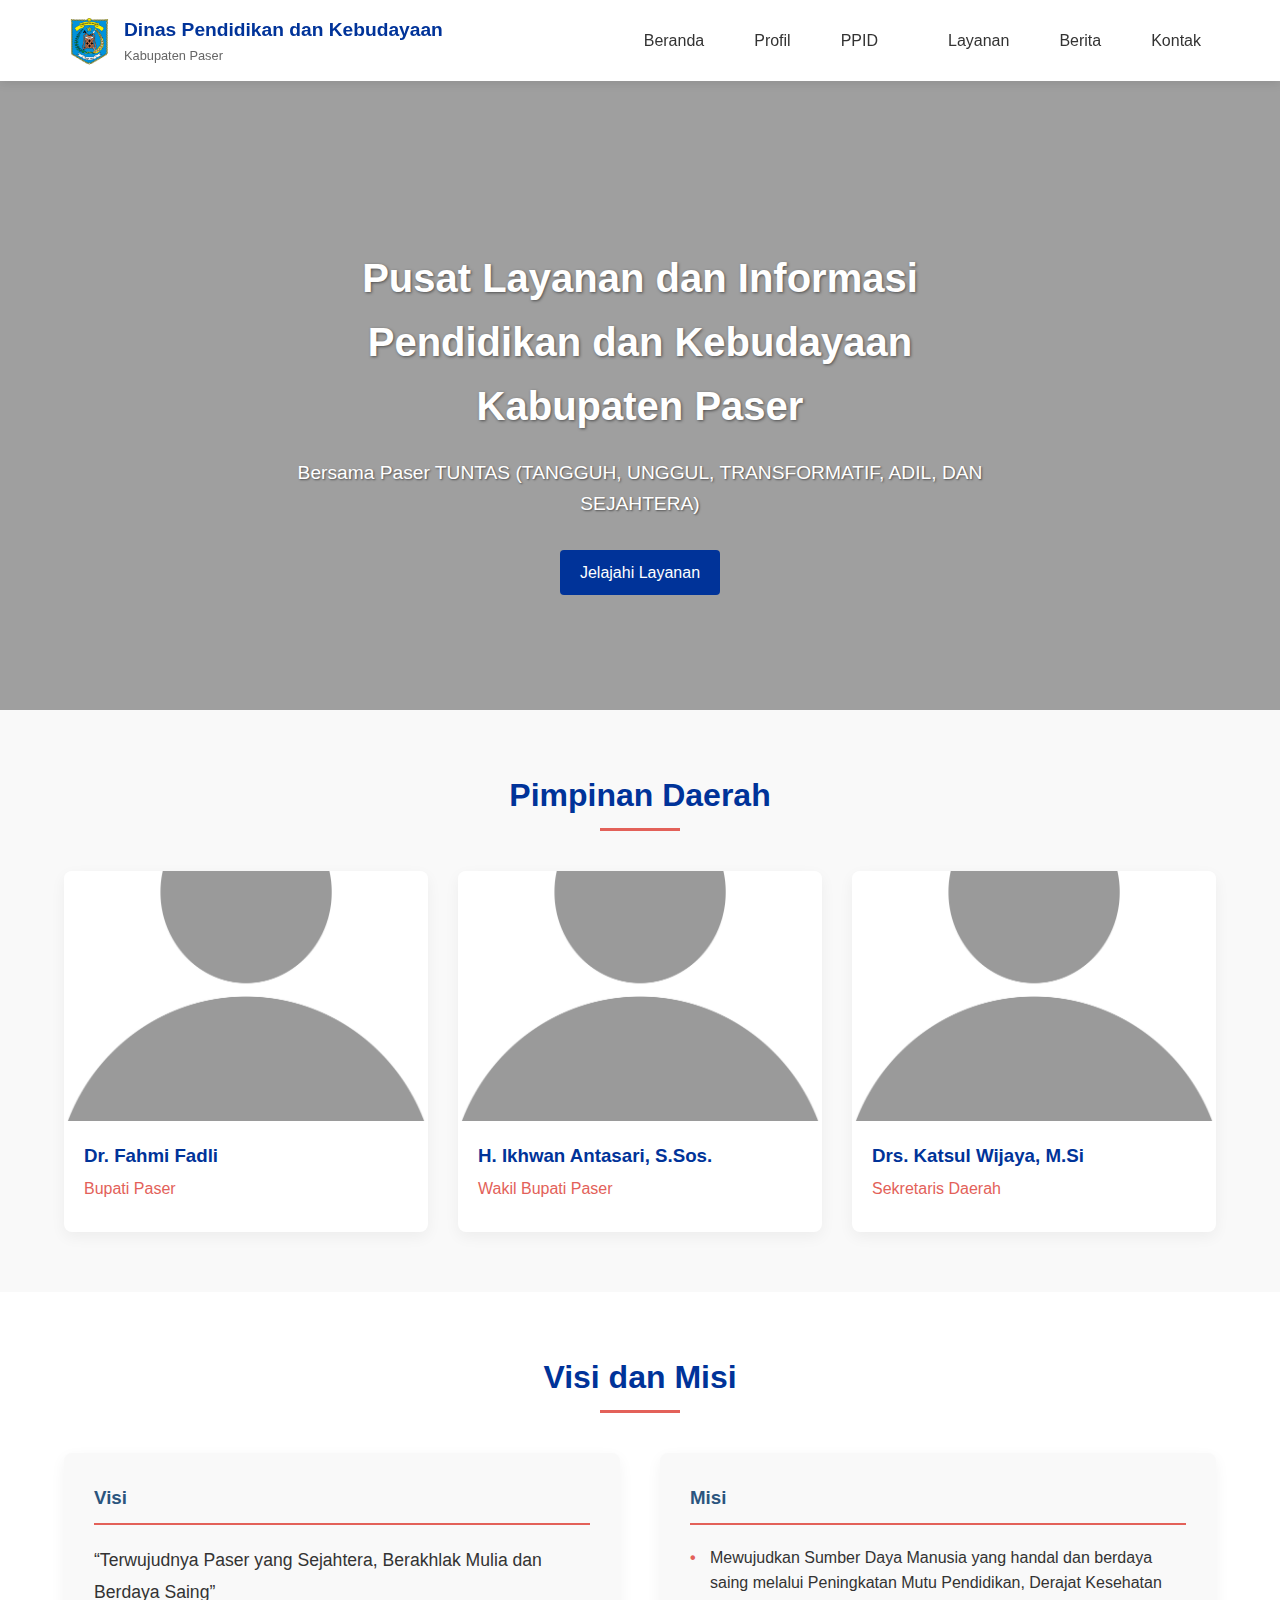
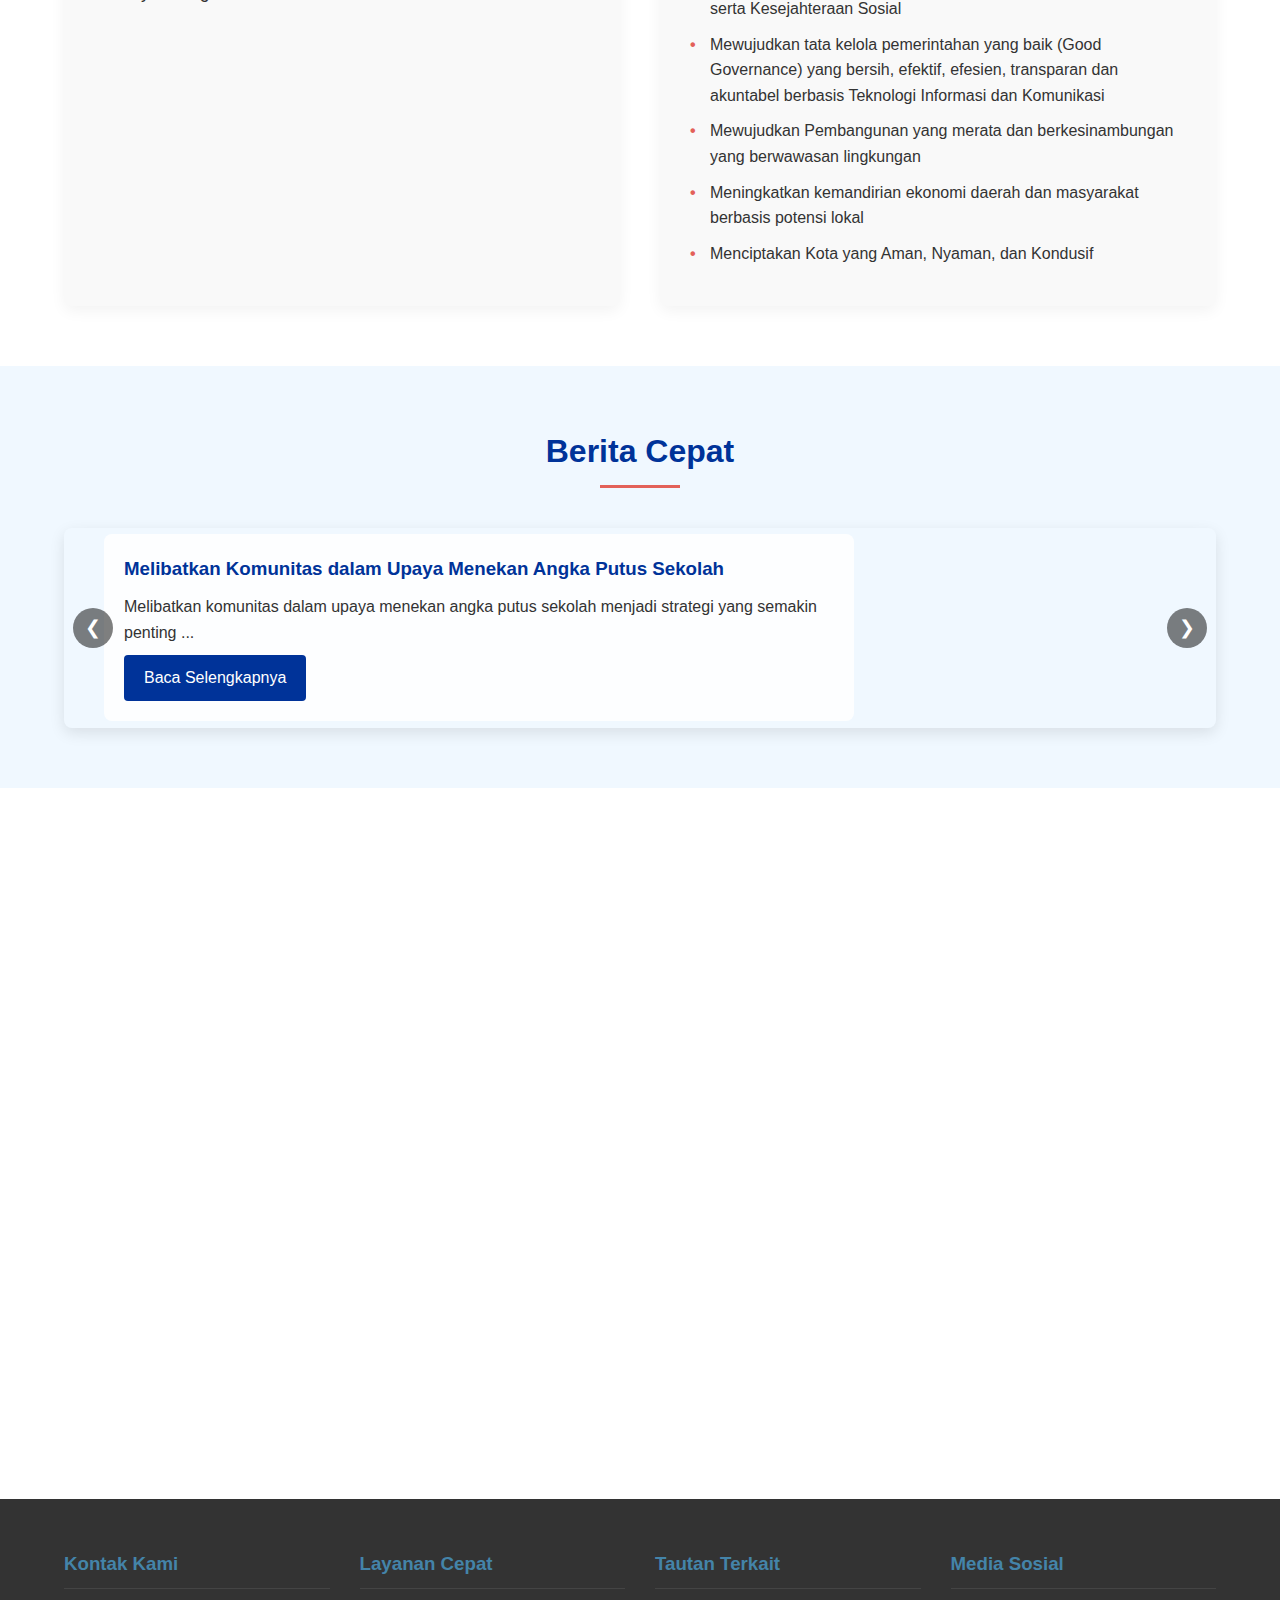
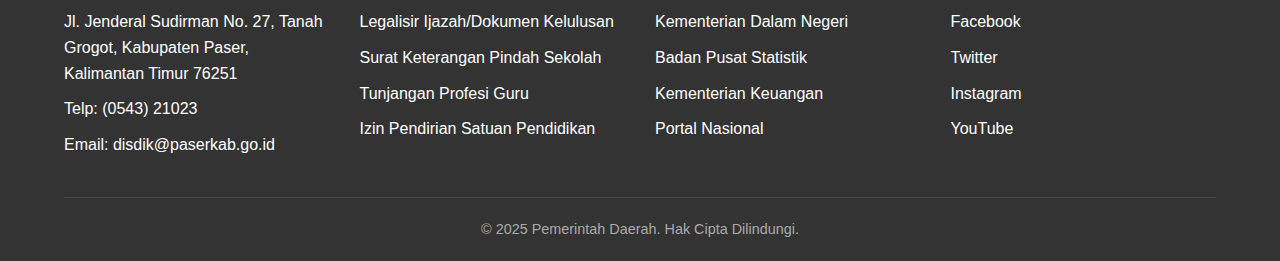
<file: index.html>
<!DOCTYPE html>
<html lang="id">
<head>
    <meta charset="UTF-8">
    <meta name="viewport" content="width=device-width, initial-scale=1.0">
    <link rel="stylesheet" href="css/styles.css" />
    <title>Prototype Website</title>
</head>
<body>
    <!-- Header & Navigation -->
    <header id="main-header">
        <div class="container">
            <div class="header-top">
                <div class="logo">
                    <img src="assets/logo-kabupaten.png" alt="Logo Pemerintahan">
                    <div class="logo-text">
                        <h1>Dinas Pendidikan dan Kebudayaan</h1>
                        <p>Kabupaten Paser</p>
                    </div>
                </div>
                <button class="mobile-menu-btn" onclick="toggleMobileMenu()">☰</button>
                <nav id="main-nav">
                    <ul>
                        <li><a href="#" onclick="closeMobileMenu()">Beranda</a></li>
                        <li><a href="profil.html" onclick="closeMobileMenu()">Profil</a></li>
                        <li><a href="#" onclick="closeMobileMenu()">PPID</a></li>
                        <li class="dropdown">
                           <li><a href="#layanan-section" onclick="closeMobileMenu(); scrollToLayanan();">Layanan</a></li>
                            <div class="dropdown-menu">
                                <div class="dropdown-section">
                                    <h4>Layanan Kesiswaan</h4>
                                    <a href="#">Legalisir Ijazah/Dokumen Kelulusan</a>
                                    <a href="#">Penerbitan Surat Keterangan Pindah Sekolah (mutasi)</a>
                                </div>
                                <div class="dropdown-section">
                                    <h4>Layanan Pendidikan & Tenaga Kependidikan</h4>
                                    <a href="#">Pengusulan Tunjangan Profesi Guru (TPG)</a>
                                    <a href="#">Pengurusan Izin Belajar dan Tugas Belajar bagi ASN</a>
                                </div>
                                <div class="dropdown-section">
                                    <h4>Layanan Perizinan</h4>
                                    <a href="#">Izin Pendirian Satuan Pendidikan (PAUD/SD/SMP/LKP)</a>
                                </div>
                            </div>
                        </li>
                        <li><a href="berita.php" onclick="closeMobileMenu()">Berita</a></li>
                        <li><a href="#kontak" onclick="closeMobileMenu()">Kontak</a></li>
                    </ul>
                </nav>
            </div>
        </div>
    </header>

    <!-- Hero Section -->
    <section class="hero">
        <div class="hero-bg"></div>
        <div class="hero-content">
            <br>
            <br>
            <h2>Pusat Layanan dan Informasi Pendidikan dan Kebudayaan Kabupaten Paser</h2>
            <p>Bersama Paser TUNTAS (TANGGUH, UNGGUL, TRANSFORMATIF, ADIL, DAN SEJAHTERA)</p>
            <a href="#layanan" class="btn">Jelajahi Layanan</a>
        </div>
    </section>

            <!-- Pimpinan Daerah Section -->
    <section class="pimpinan">
        <div class="container">
            <div class="section-title">
                <h2>Pimpinan Daerah</h2>
            </div>
            <div class="pimpinan-grid">
                <div class="pimpinan-card">
                    <div class="pimpinan-img portrait">
                        <img src="assets/Bupati_Paser_Fahmi_Fadli.jpg" alt="Dr. Fahmi Fadli - Bupati Paser">
                    </div>
                    <div class="pimpinan-info">
                        <h3>Dr. Fahmi Fadli</h3>
                        <p>Bupati Paser</p>
                    </div>
                </div>
                <div class="pimpinan-card">
                    <div class="pimpinan-img portrait">
                        <img src="assets/Wakil_Bupati_Paser_Ikhwan_Antasari.jpg" alt="H. Ikhwan Antasari, S.Sos. - Wakil Bupati Paser">
                    </div>
                    <div class="pimpinan-info">
                        <h3>H. Ikhwan Antasari, S.Sos.</h3>
                        <p>Wakil Bupati Paser</p>
                    </div>
                </div>
                <div class="pimpinan-card">
                    <div class="pimpinan-img portrait">
                        <img src="assets/sekda-paser-2024.jpg" alt="Drs. Katsul Wijaya, M.Si - Sekretaris Daerah">
                    </div>
                    <div class="pimpinan-info">
                        <h3>Drs. Katsul Wijaya, M.Si</h3>
                        <p>Sekretaris Daerah</p>
                    </div>
                </div>
            </div>
        </div>
    </section>

    <!-- Visi Misi Section -->
    <section class="visi-misi">
        <div class="container">
            <div class="section-title">
                <h2>Visi dan Misi</h2>
            </div>
            <div class="visi-misi-content">
                <div class="visi">
                    <h3>Visi</h3>
                    <p>“Terwujudnya Paser yang Sejahtera, Berakhlak Mulia dan Berdaya Saing”</p>
                </div>
                <div class="misi">
                    <h3>Misi</h3>
                    <ul>
                        <li>Mewujudkan Sumber Daya Manusia yang handal dan berdaya saing melalui Peningkatan Mutu Pendidikan, Derajat Kesehatan serta Kesejahteraan Sosial</li>
                        <li>Mewujudkan tata kelola pemerintahan yang baik (Good Governance) yang bersih, efektif, efesien, transparan dan akuntabel berbasis Teknologi Informasi dan Komunikasi</li>
                        <li>Mewujudkan Pembangunan yang merata dan berkesinambungan yang berwawasan lingkungan</li>
                        <li>Meningkatkan kemandirian ekonomi daerah dan masyarakat berbasis potensi lokal</li>
                        <li>Menciptakan Kota yang Aman, Nyaman, dan Kondusif</li>
                    </ul>
                </div>
            </div>
        </div>
    </section>

    <!-- Berita Cepat Section -->
    <section class="berita-cepat">
        <div class="container">
            <div class="section-title">
                <h2>Berita Cepat</h2>
            </div>
            
            <div class="berita-banner">
                <button class="nav-btn prev-btn" onclick="prevSlide()">❮</button>
                <!-- Tambahkan tombol navigasi -->
                <div class="banner-slide active" style="background-image: url('https://png.pngtree.com/background/20210710/original/pngtree-blue-geometric-business-minimalistic-business-card-background-picture-image_1010390.jpg');">
                    <div class="banner-content">
                        <h3>Melibatkan Komunitas dalam Upaya Menekan Angka Putus Sekolah</h3>
                        <p>Melibatkan komunitas dalam upaya menekan angka putus sekolah menjadi strategi yang semakin penting ...</p>
                        <a href="#" class="btn">Baca Selengkapnya</a>
                    </div>
                </div>
                <div class="banner-slide" style="background-image: url('https://png.pngtree.com/background/20250518/original/pngtree-colorful-gradient-background-with-geometric-pattern-blue-to-orange-and-pink-picture-image_16555805.jpg');">
                    <div class="banner-content">
                        <h3>Strategi Disdik Paser dalam Mendorong Siswa untuk Terus Bersekolah</h3>
                        <p>Pendidikan merupakan salah satu pilar utama dalam pembangunan sumber daya manusia. Di Paser, Kalimantan Timur, Dinas ...</p>
                        <a href="#" class="btn">Baca Selengkapnya</a>
                    </div>
                </div>
                <div class="banner-slide" style="background-image: url('https://png.pngtree.com/background/20250415/original/pngtree-minimalist-white-and-gray-abstract-geometric-background-picture-image_16435762.jpg');">
                    <div class="banner-content">
                        <h3>Peran Orang Tua dalam Menekan Angka Putus Sekolah di Kabupaten Paser</h3>
                        <p>Data menunjukkan bahwa jumlah siswa yang tidak menyelesaikan pendidikan dasar dan menengah masih cukup signifikan ...</p>
                        <a href="#" class="btn">Baca Selengkapnya</a>
                    </div>
                </div>
                <button class="nav-btn next-btn" onclick="nextSlide()">❯</button>
            </div>
        </div>
    </section>

    <!-- Layanan Section -->
    <section class="layanan" id="layanan">
        <div class="container">
            <div class="section-title">
                <div class="section-title fade-in">
                    <h2>Layanan Kami</h2>
                    <p>Berbagai layanan yang disediakan oleh Dinas Pendidikan dan Kebudayaan Kabupaten Paser</p>
            </div>
            </div>
            <div class="layanan-grid">
                <div class="layanan-card fade-in" onclick="openLayananPopup('legalisir-ijazah')">
                    <h3>Legalisir Ijazah/Dokumen Kelulusan</h3>
                    <p>Layanan legalisir ijazah dan dokumen kelulusan untuk berbagai keperluan administrasi.</p>
                    <button class="layanan-btn">Lihat Detail</button>
                </div>
                
                <div class="layanan-card fade-in" onclick="openLayananPopup('surat-mutasi')">
                    <h3>Surat Keterangan Pindah Sekolah</h3>
                    <p>Layanan penerbitan surat mutasi untuk siswa yang akan berpindah sekolah.</p>
                    <button class="layanan-btn">Lihat Detail</button>
                </div>
                
                <div class="layanan-card fade-in" onclick="openLayananPopup('tunjangan-guru')">
                    <h3>Tunjangan Profesi Guru</h3>
                    <p>Layanan pengusulan tunjangan profesi guru bagi guru yang memenuhi syarat.</p>
                    <button class="layanan-btn">Lihat Detail</button>
                </div>
                
                <div class="layanan-card fade-in" onclick="openLayananPopup('izin-pendirian')">
                    <h3>Izin Pendirian Satuan Pendidikan</h3>
                    <p>Layanan perizinan pendirian PAUD, SD, SMP, dan Lembaga Kursus.</p>
                    <button class="layanan-btn">Lihat Detail</button>
                </div>
        </div>
    </section>

    <!-- Footer -->
    <footer>
        <div class="container">
            <div class="footer-content" id="kontak">
                <div class="footer-section">
                    <h3>Kontak Kami</h3>
                    <ul>
                        <li>Jl. Jenderal Sudirman No. 27, Tanah Grogot, Kabupaten Paser, Kalimantan Timur 76251</li>
                        <li>Telp: (0543) 21023</li>
                        <li>Email: disdik@paserkab.go.id</li>
                    </ul>
                </div>
                <div class="footer-section">
                    <h3>Layanan Cepat</h3>
                    <ul>
                        <li><a href="#layanan-section" onclick="scrollToLayanan()">Legalisir Ijazah/Dokumen Kelulusan</a></li>
                        <li><a href="#layanan-section" onclick="scrollToLayanan()">Surat Keterangan Pindah Sekolah</a></li>
                        <li><a href="#layanan-section" onclick="scrollToLayanan()">Tunjangan Profesi Guru</a></li>
                        <li><a href="#layanan-section" onclick="scrollToLayanan()">Izin Pendirian Satuan Pendidikan</a></li>
                    </ul>
                </div>
                <div class="footer-section">
                    <h3>Tautan Terkait</h3>
                    <ul>
                        <li><a href="#">Kementerian Dalam Negeri</a></li>
                        <li><a href="#">Badan Pusat Statistik</a></li>
                        <li><a href="#">Kementerian Keuangan</a></li>
                        <li><a href="#">Portal Nasional</a></li>
                    </ul>
                </div>
                <div class="footer-section">
                    <h3>Media Sosial</h3>
                    <ul>
                        <li><a href="#">Facebook</a></li>
                        <li><a href="#">Twitter</a></li>
                        <li><a href="#">Instagram</a></li>
                        <li><a href="#">YouTube</a></li>
                    </ul>
                </div>
            </div>
            <div class="footer-bottom">
                <p>&copy; 2025 Pemerintah Daerah. Hak Cipta Dilindungi.</p>
            </div>
        </div>
    </footer>
    <script src="js/script.js"></script>
</body>
</html>
</file>
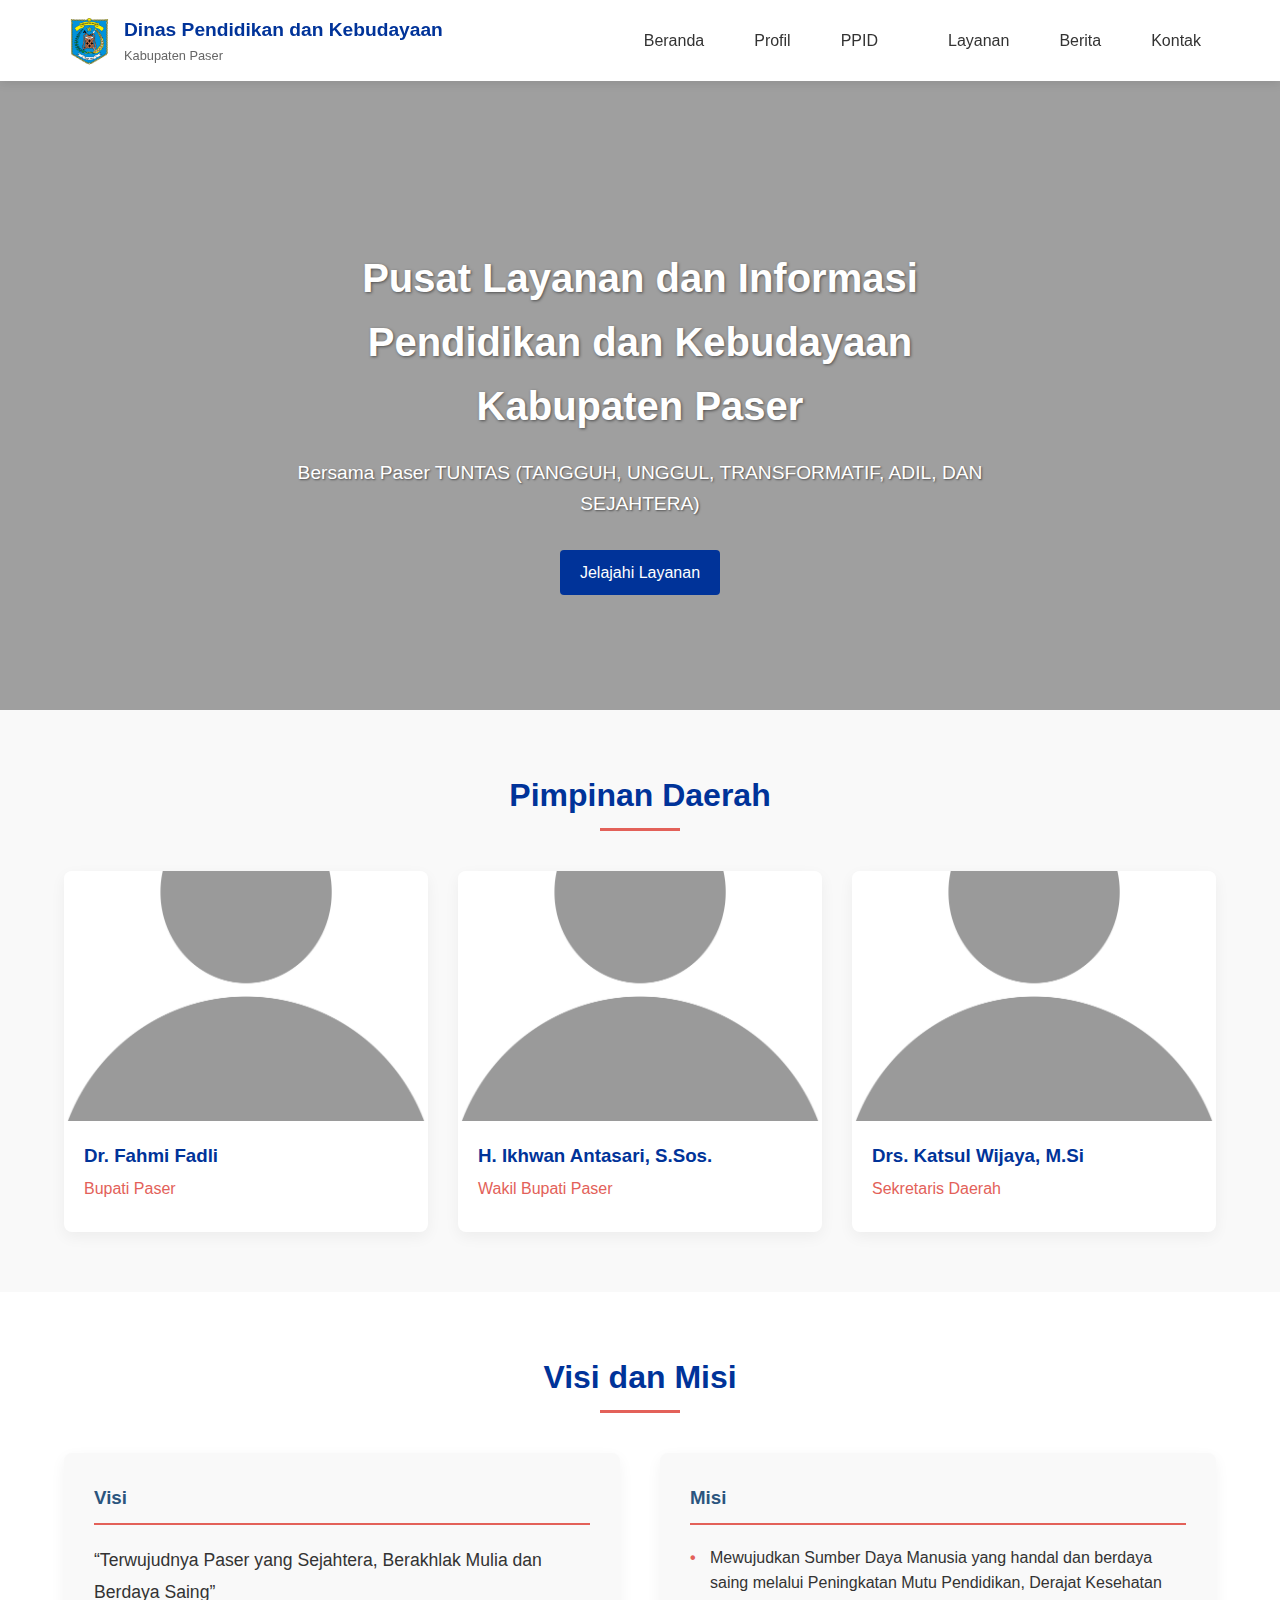
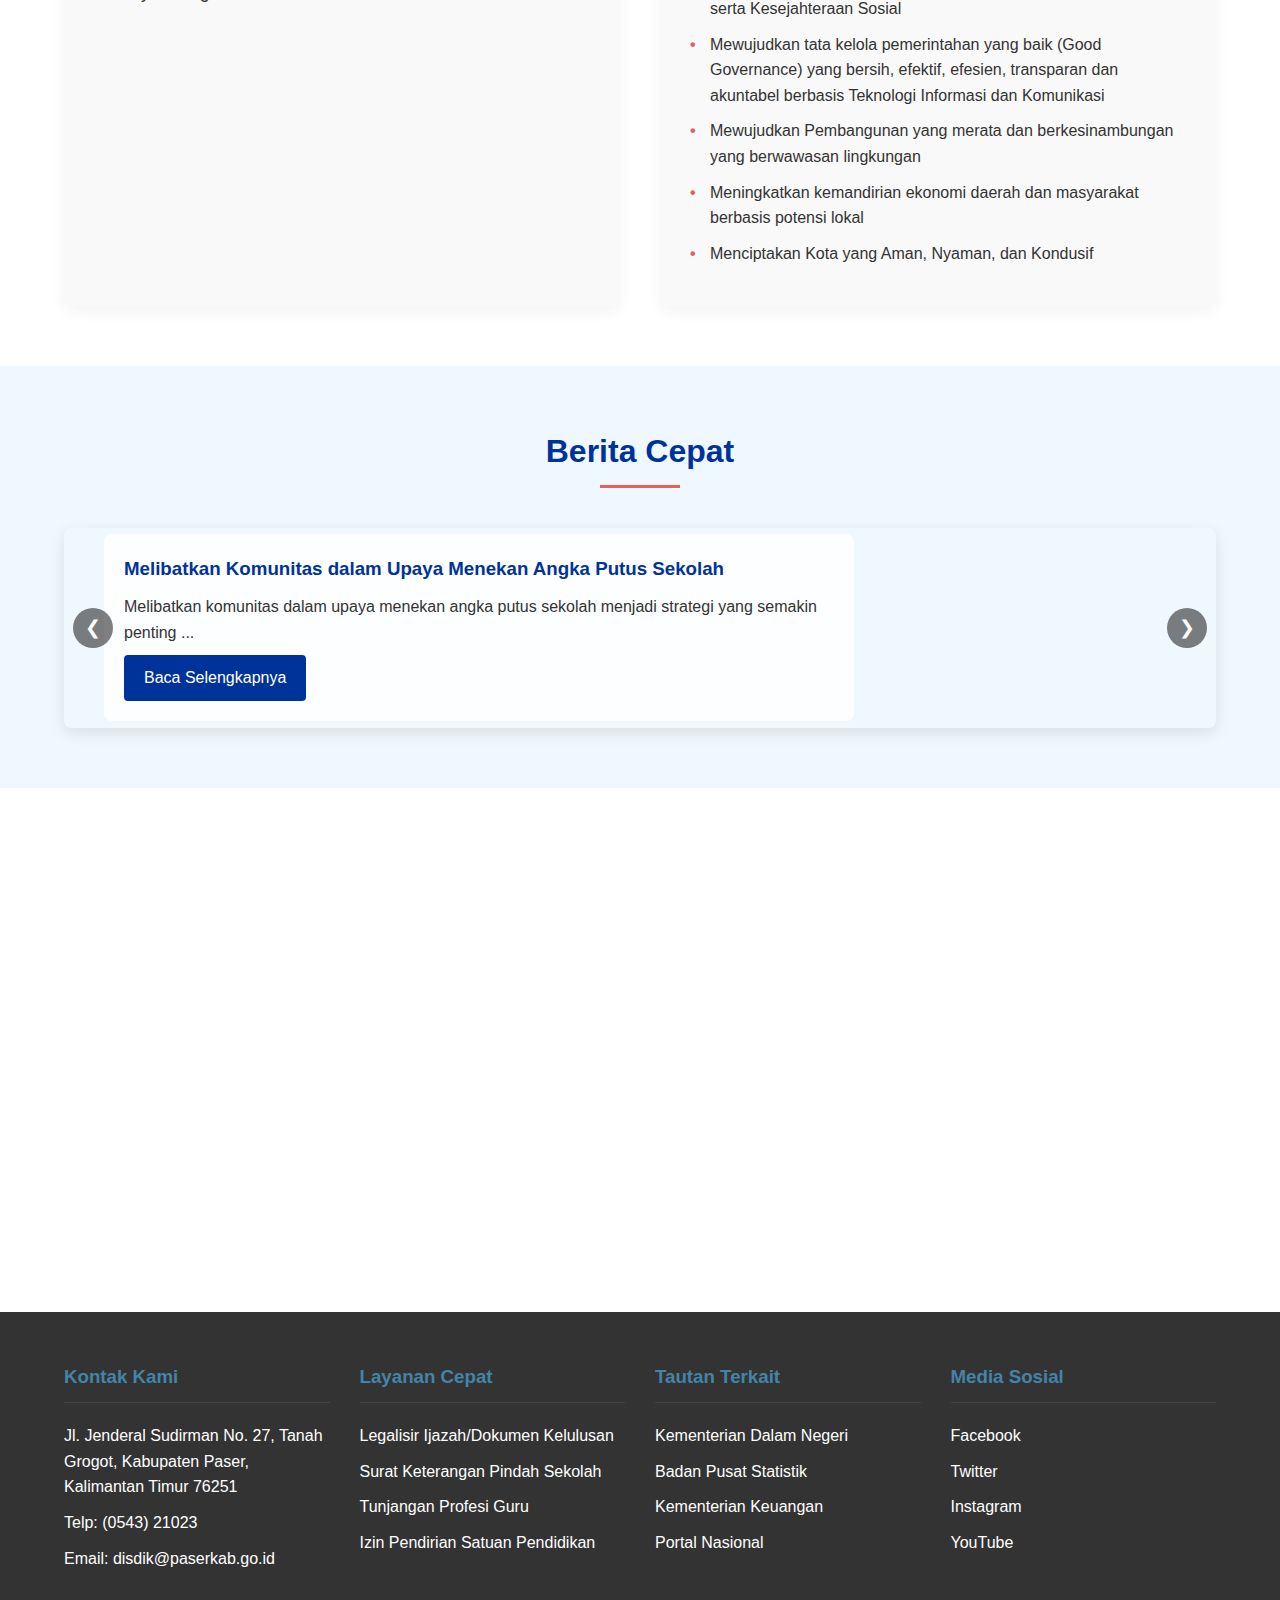
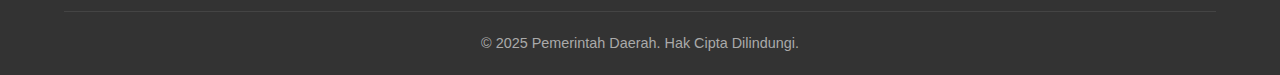
<file: Prototype01/index.html>
<!DOCTYPE html>
<html lang="id">
<head>
    <meta charset="UTF-8">
    <meta name="viewport" content="width=device-width, initial-scale=1.0">
    <link rel="stylesheet" href="css/styles.css" />
    <title>Prototype Website</title>
</head>
<body>
    <!-- Header & Navigation -->
    <header id="main-header">
        <div class="container">
            <div class="header-top">
                <div class="logo">
                    <img src="assets/logo-kabupaten.png" alt="Logo Pemerintahan">
                    <div class="logo-text">
                        <h1>Dinas Pendidikan dan Kebudayaan</h1>
                        <p>Kabupaten Paser</p>
                    </div>
                </div>
                <button class="mobile-menu-btn" onclick="toggleMobileMenu()">☰</button>
                <nav id="main-nav">
                    <ul>
                        <li><a href="#" onclick="closeMobileMenu()">Beranda</a></li>
                        <li><a href="profil.html" onclick="closeMobileMenu()">Profil</a></li>
                        <li><a href="#" onclick="closeMobileMenu()">PPID</a></li>
                        <li class="dropdown">
                           <li><a href="#layanan-section" onclick="closeMobileMenu(); scrollToLayanan();">Layanan</a></li>
                            <div class="dropdown-menu">
                                <div class="dropdown-section">
                                    <h4>Layanan Kesiswaan</h4>
                                    <a href="#">Legalisir Ijazah/Dokumen Kelulusan</a>
                                    <a href="#">Penerbitan Surat Keterangan Pindah Sekolah (mutasi)</a>
                                </div>
                                <div class="dropdown-section">
                                    <h4>Layanan Pendidikan & Tenaga Kependidikan</h4>
                                    <a href="#">Pengusulan Tunjangan Profesi Guru (TPG)</a>
                                    <a href="#">Pengurusan Izin Belajar dan Tugas Belajar bagi ASN</a>
                                </div>
                                <div class="dropdown-section">
                                    <h4>Layanan Perizinan</h4>
                                    <a href="#">Izin Pendirian Satuan Pendidikan (PAUD/SD/SMP/LKP)</a>
                                </div>
                            </div>
                        </li>
                        <li><a href="berita.php" onclick="closeMobileMenu()">Berita</a></li>
                        <li><a href="#kontak" onclick="closeMobileMenu()">Kontak</a></li>
                    </ul>
                </nav>
            </div>
        </div>
    </header>

    <!-- Hero Section -->
    <section class="hero">
        <div class="hero-bg"></div>
        <div class="hero-content">
            <br>
            <br>
            <h2>Pusat Layanan dan Informasi Pendidikan dan Kebudayaan Kabupaten Paser</h2>
            <p>Bersama Paser TUNTAS (TANGGUH, UNGGUL, TRANSFORMATIF, ADIL, DAN SEJAHTERA)</p>
            <a href="#layanan" class="btn">Jelajahi Layanan</a>
        </div>
    </section>

            <!-- Pimpinan Daerah Section -->
    <section class="pimpinan">
        <div class="container">
            <div class="section-title">
                <h2>Pimpinan Daerah</h2>
            </div>
            <div class="pimpinan-grid">
                <div class="pimpinan-card">
                    <div class="pimpinan-img portrait">
                        <img src="assets/Bupati_Paser_Fahmi_Fadli.jpg" alt="Dr. Fahmi Fadli - Bupati Paser">
                    </div>
                    <div class="pimpinan-info">
                        <h3>Dr. Fahmi Fadli</h3>
                        <p>Bupati Paser</p>
                    </div>
                </div>
                <div class="pimpinan-card">
                    <div class="pimpinan-img portrait">
                        <img src="assets/Wakil_Bupati_Paser_Ikhwan_Antasari.jpg" alt="H. Ikhwan Antasari, S.Sos. - Wakil Bupati Paser">
                    </div>
                    <div class="pimpinan-info">
                        <h3>H. Ikhwan Antasari, S.Sos.</h3>
                        <p>Wakil Bupati Paser</p>
                    </div>
                </div>
                <div class="pimpinan-card">
                    <div class="pimpinan-img portrait">
                        <img src="assets/sekda-paser-2024.jpg" alt="Drs. Katsul Wijaya, M.Si - Sekretaris Daerah">
                    </div>
                    <div class="pimpinan-info">
                        <h3>Drs. Katsul Wijaya, M.Si</h3>
                        <p>Sekretaris Daerah</p>
                    </div>
                </div>
            </div>
        </div>
    </section>

    <!-- Visi Misi Section -->
    <section class="visi-misi">
        <div class="container">
            <div class="section-title">
                <h2>Visi dan Misi</h2>
            </div>
            <div class="visi-misi-content">
                <div class="visi">
                    <h3>Visi</h3>
                    <p>“Terwujudnya Paser yang Sejahtera, Berakhlak Mulia dan Berdaya Saing”</p>
                </div>
                <div class="misi">
                    <h3>Misi</h3>
                    <ul>
                        <li>Mewujudkan Sumber Daya Manusia yang handal dan berdaya saing melalui Peningkatan Mutu Pendidikan, Derajat Kesehatan serta Kesejahteraan Sosial</li>
                        <li>Mewujudkan tata kelola pemerintahan yang baik (Good Governance) yang bersih, efektif, efesien, transparan dan akuntabel berbasis Teknologi Informasi dan Komunikasi</li>
                        <li>Mewujudkan Pembangunan yang merata dan berkesinambungan yang berwawasan lingkungan</li>
                        <li>Meningkatkan kemandirian ekonomi daerah dan masyarakat berbasis potensi lokal</li>
                        <li>Menciptakan Kota yang Aman, Nyaman, dan Kondusif</li>
                    </ul>
                </div>
            </div>
        </div>
    </section>

    <!-- Berita Cepat Section -->
    <section class="berita-cepat">
        <div class="container">
            <div class="section-title">
                <h2>Berita Cepat</h2>
            </div>
            
            <div class="berita-banner">
                <button class="nav-btn prev-btn" onclick="prevSlide()">❮</button>
                <!-- Tambahkan tombol navigasi -->
                <div class="banner-slide active" style="background-image: url('https://png.pngtree.com/background/20210710/original/pngtree-blue-geometric-business-minimalistic-business-card-background-picture-image_1010390.jpg');">
                    <div class="banner-content">
                        <h3>Melibatkan Komunitas dalam Upaya Menekan Angka Putus Sekolah</h3>
                        <p>Melibatkan komunitas dalam upaya menekan angka putus sekolah menjadi strategi yang semakin penting ...</p>
                        <a href="#" class="btn">Baca Selengkapnya</a>
                    </div>
                </div>
                <div class="banner-slide" style="background-image: url('https://png.pngtree.com/background/20250518/original/pngtree-colorful-gradient-background-with-geometric-pattern-blue-to-orange-and-pink-picture-image_16555805.jpg');">
                    <div class="banner-content">
                        <h3>Strategi Disdik Paser dalam Mendorong Siswa untuk Terus Bersekolah</h3>
                        <p>Pendidikan merupakan salah satu pilar utama dalam pembangunan sumber daya manusia. Di Paser, Kalimantan Timur, Dinas ...</p>
                        <a href="#" class="btn">Baca Selengkapnya</a>
                    </div>
                </div>
                <div class="banner-slide" style="background-image: url('https://png.pngtree.com/background/20250415/original/pngtree-minimalist-white-and-gray-abstract-geometric-background-picture-image_16435762.jpg');">
                    <div class="banner-content">
                        <h3>Peran Orang Tua dalam Menekan Angka Putus Sekolah di Kabupaten Paser</h3>
                        <p>Data menunjukkan bahwa jumlah siswa yang tidak menyelesaikan pendidikan dasar dan menengah masih cukup signifikan ...</p>
                        <a href="#" class="btn">Baca Selengkapnya</a>
                    </div>
                </div>
                <button class="nav-btn next-btn" onclick="nextSlide()">❯</button>
            </div>
        </div>
    </section>

    <!-- Layanan Section -->
    <section class="layanan-section" id="layanan-section">
        <div class="container">
            <div class="section-title fade-in">
                <h2>Layanan Kami</h2>
                <p>Berbagai layanan yang disediakan oleh Dinas Pendidikan dan Kebudayaan Kabupaten Paser</p>
            </div>
            <div class="layanan-grid">
                <div class="layanan-card fade-in" onclick="openLayananPopup('legalisir-ijazah')">
                    <h3>Legalisir Ijazah/Dokumen Kelulusan</h3>
                    <p>Layanan legalisir ijazah dan dokumen kelulusan untuk berbagai keperluan administrasi.</p>
                    <button class="layanan-btn">Lihat Detail</button>
                </div>
                
                <div class="layanan-card fade-in" onclick="openLayananPopup('surat-mutasi')">
                    <h3>Surat Keterangan Pindah Sekolah</h3>
                    <p>Layanan penerbitan surat mutasi untuk siswa yang akan berpindah sekolah.</p>
                    <button class="layanan-btn">Lihat Detail</button>
                </div>
                
                <div class="layanan-card fade-in" onclick="openLayananPopup('tunjangan-guru')">
                    <h3>Tunjangan Profesi Guru</h3>
                    <p>Layanan pengusulan tunjangan profesi guru bagi guru yang memenuhi syarat.</p>
                    <button class="layanan-btn">Lihat Detail</button>
                </div>
                
                <div class="layanan-card fade-in" onclick="openLayananPopup('izin-pendirian')">
                    <h3>Izin Pendirian Satuan Pendidikan</h3>
                    <p>Layanan perizinan pendirian PAUD, SD, SMP, dan Lembaga Kursus.</p>
                    <button class="layanan-btn">Lihat Detail</button>
                </div>
            </div>
        </div>
    </section>

    <!-- Footer -->
    <footer>
        <div class="container">
            <div class="footer-content" id="kontak">
                <div class="footer-section">
                    <h3>Kontak Kami</h3>
                    <ul>
                        <li>Jl. Jenderal Sudirman No. 27, Tanah Grogot, Kabupaten Paser, Kalimantan Timur 76251</li>
                        <li>Telp: (0543) 21023</li>
                        <li>Email: disdik@paserkab.go.id</li>
                    </ul>
                </div>
                <div class="footer-section">
                    <h3>Layanan Cepat</h3>
                    <ul>
                        <li><a href="#layanan-section" onclick="scrollToLayanan()">Legalisir Ijazah/Dokumen Kelulusan</a></li>
                        <li><a href="#layanan-section" onclick="scrollToLayanan()">Surat Keterangan Pindah Sekolah</a></li>
                        <li><a href="#layanan-section" onclick="scrollToLayanan()">Tunjangan Profesi Guru</a></li>
                        <li><a href="#layanan-section" onclick="scrollToLayanan()">Izin Pendirian Satuan Pendidikan</a></li>
                    </ul>
                </div>
                <div class="footer-section">
                    <h3>Tautan Terkait</h3>
                    <ul>
                        <li><a href="#">Kementerian Dalam Negeri</a></li>
                        <li><a href="#">Badan Pusat Statistik</a></li>
                        <li><a href="#">Kementerian Keuangan</a></li>
                        <li><a href="#">Portal Nasional</a></li>
                    </ul>
                </div>
                <div class="footer-section">
                    <h3>Media Sosial</h3>
                    <ul>
                        <li><a href="#">Facebook</a></li>
                        <li><a href="#">Twitter</a></li>
                        <li><a href="#">Instagram</a></li>
                        <li><a href="#">YouTube</a></li>
                    </ul>
                </div>
            </div>
            <div class="footer-bottom">
                <p>&copy; 2025 Pemerintah Daerah. Hak Cipta Dilindungi.</p>
            </div>
        </div>
    </footer>
    <script src="js/script.js"></script>
</body>
</html>
</file>
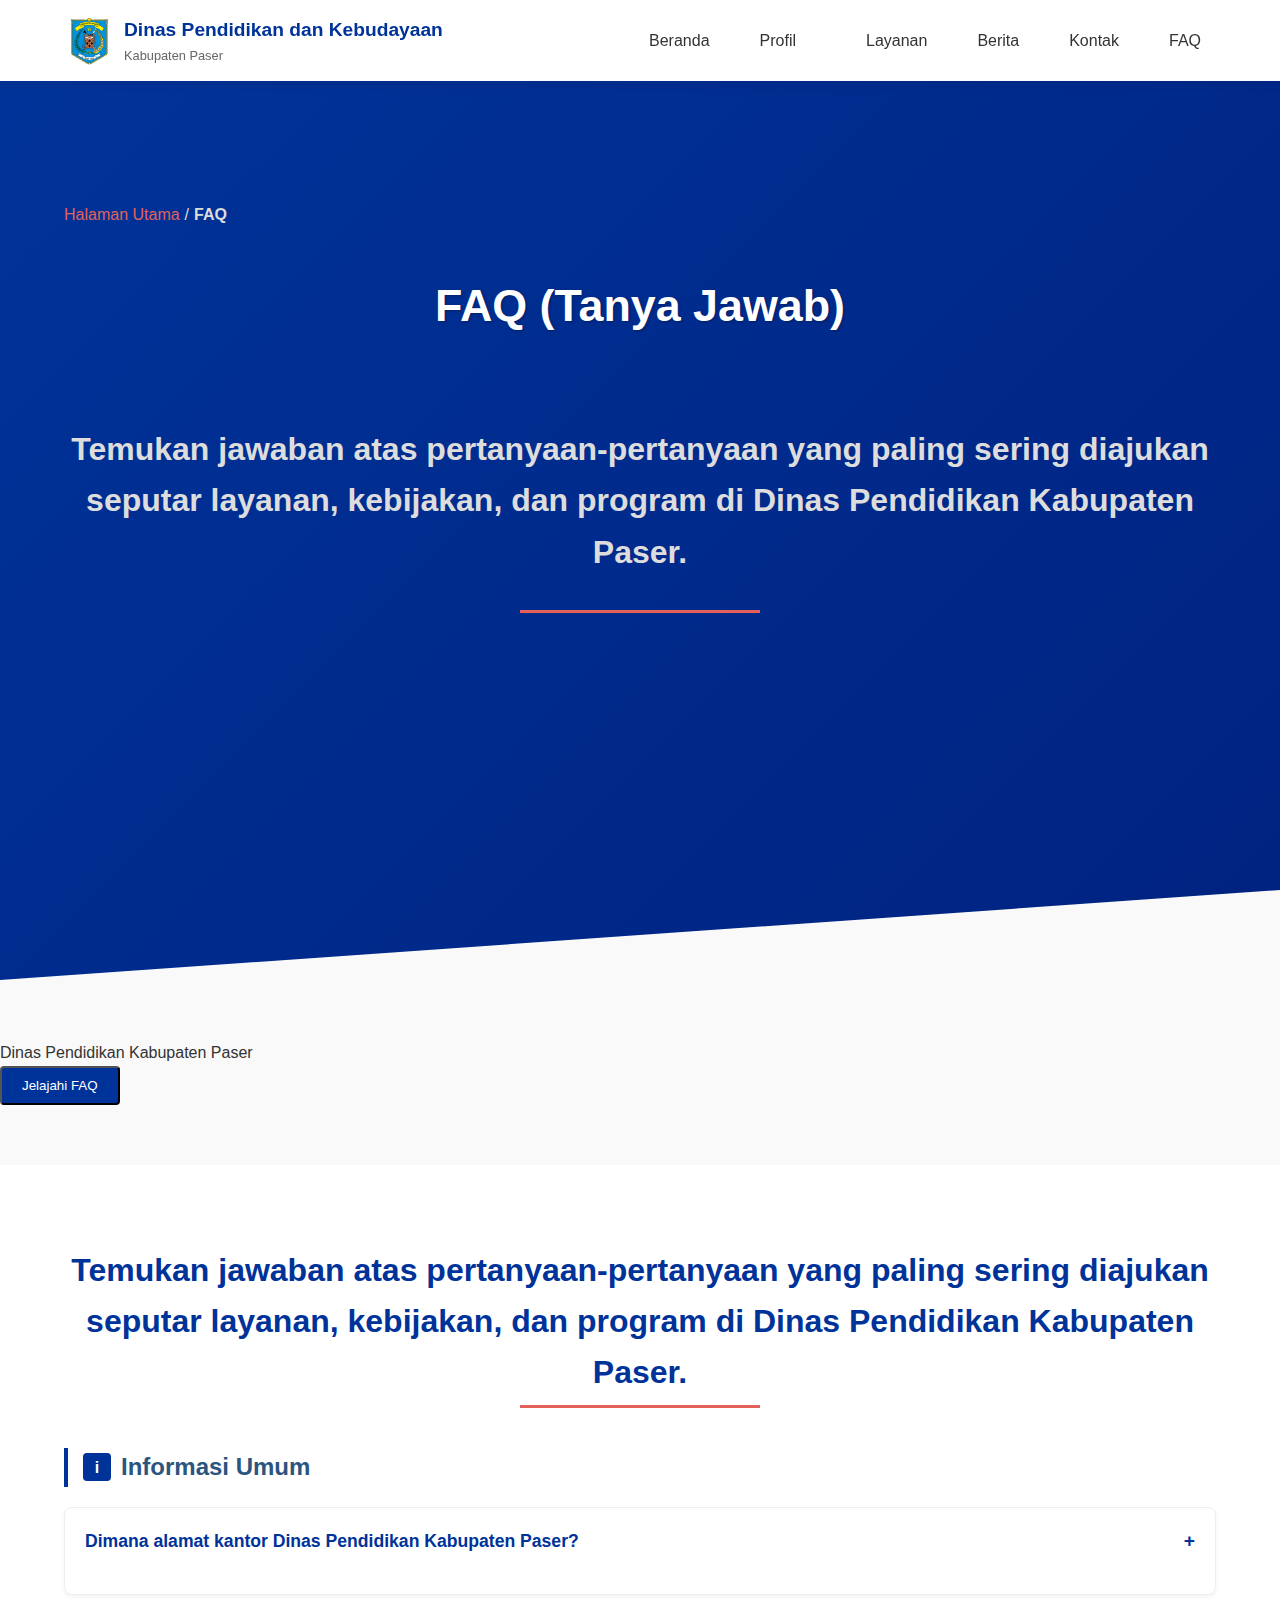
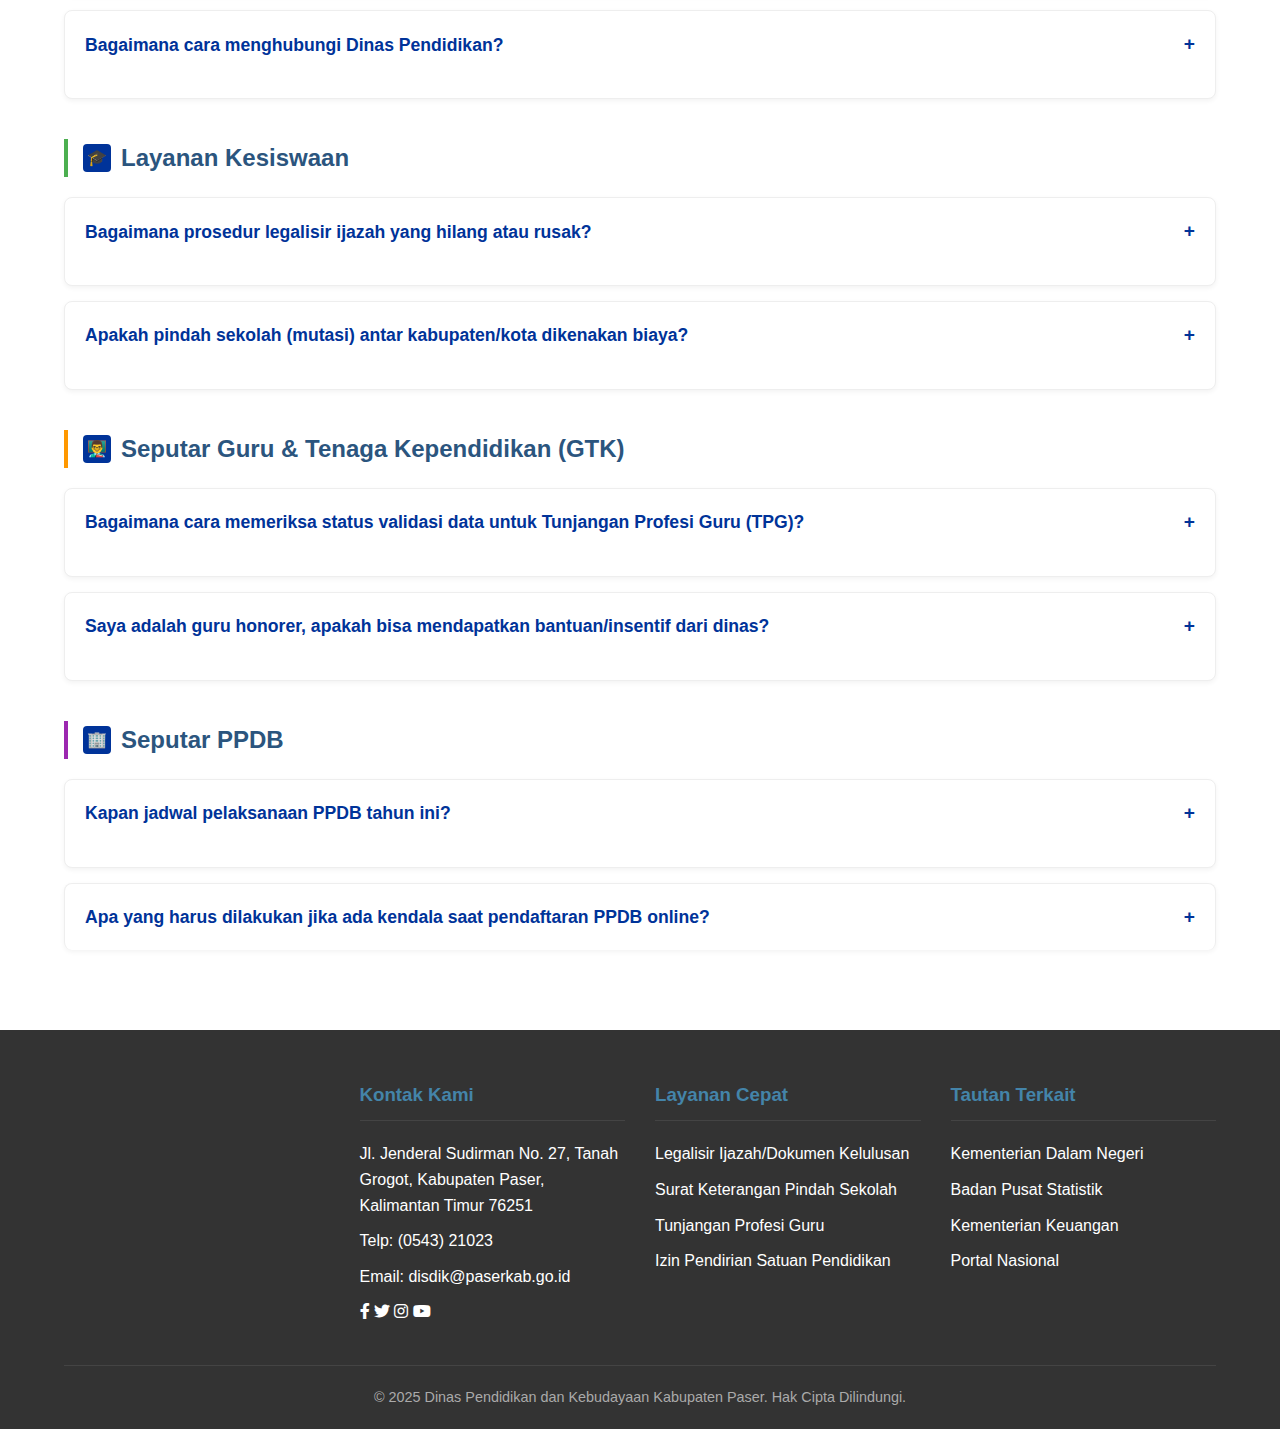
<file: faq.html>
<!DOCTYPE html>
<html lang="id">
<head>
    <meta charset="UTF-8">
    <meta name="viewport" content="width=device-width, initial-scale=1.0">
    <link rel="stylesheet" href="css/layanan-styles.css" />
    <link rel="stylesheet" href="css/styles.css" />
    <link rel="stylesheet" href="css/faq-styles.css" /> 
    <link rel="stylesheet" href="https://cdnjs.cloudflare.com/ajax/libs/font-awesome/6.0.0/css/all.min.css">
    <title>FAQ - Dinas Pendidikan Kabupaten Paser</title>
</head>
<body>
    <!-- Header & Navigation -->
    <header id="main-header">
        <div class="container">
            <div class="header-top">
                <div class="logo">
                    <img src="assets/logo-kabupaten.png" alt="Logo Pemerintahan">
                    <div class="logo-text">
                        <h1>Dinas Pendidikan dan Kebudayaan</h1>
                        <p>Kabupaten Paser</p>
                    </div>
                </div>
                <button class="mobile-menu-btn" onclick="toggleMobileMenu()">☰</button>
                <nav id="main-nav">
                    <ul>
                        <li><a href="#" onclick="closeMobileMenu()">Beranda</a></li>
                        <li><a href="profil.html" onclick="closeMobileMenu()">Profil</a></li>
                        <li class="dropdown">
                           <li><a href="layanan.html #layanan" onclick="closeMobileMenu(); scrollToLayanan();">Layanan</a></li>
                            <div class="dropdown-menu">
                                <div class="dropdown-section">
                                    <h4>Layanan Kesiswaan</h4>
                                    <a href="layanan.html layanan">Legalisir Ijazah/Dokumen Kelulusan</a>
                                    <a href="layanan.html layanan">Penerbitan Surat Keterangan Pindah Sekolah (mutasi)</a>
                                </div>
                                <div class="dropdown-section">
                                    <h4>Layanan Pendidikan & Tenaga Kependidikan</h4>
                                    <a href="layanan.html layanan">Pengusulan Tunjangan Profesi Guru (TPG)</a>
                                    <a href="layanan.html layanan">Pengurusan Izin Belajar dan Tugas Belajar bagi ASN</a>
                                </div>
                                <div class="dropdown-section">
                                    <h4>Layanan Perizinan</h4>
                                    <a href="layanan.html layanan">Izin Pendirian Satuan Pendidikan (PAUD/SD/SMP/LKP)</a>
                                </div>
                            </div>
                        </li>
                        <li><a href="berita.php" onclick="closeMobileMenu()">Berita</a></li>
                        <li><a href="#kontak" onclick="closeMobileMenu()">Kontak</a></li>
                        <li><a href="faq.html" onclick="closeMobileMenu()">FAQ</a></li>
                    </ul>
                </nav>
            </div>
        </div>
    </header>

    <section class="layanan-hero fullscreen-section">
        <div class="container">
            <nav class="breadcrumb-nav">
                <a href="index.html">Halaman Utama</a>
                <span>/</span>
                <a href="faq.html" class="active">FAQ</a>
            </nav>
            <br>
            <br>    
        </div>
        <div class="container">
            <div class="layanan-hero-content">
                <h1>FAQ (Tanya Jawab)</h1>
                <div class="section-title"><br><br><br><h2 style="color: #DDD;">Temukan jawaban atas pertanyaan-pertanyaan yang paling sering diajukan seputar layanan, kebijakan, dan program di Dinas Pendidikan Kabupaten Paser.</h2> <br> <br> </div>
            </div>
        </div>
        <br> <br>
        <br> <br>
        <br> <br>
        <br> <br>
    </section>

    <!-- FAQ Hero Section - Full Viewport with Button -->
    <section class="hero-faq">
        <div class="hero-bg-faq"></div>
        <div class="hero-content-faq">
            <p>Dinas Pendidikan Kabupaten Paser</p>
            <button class="btn" onclick="smoothScrollTo('faq-content')">Jelajahi FAQ</button>
        </div>
    </section>

    <!-- FAQ Content -->
    <section id="faq-content" class="visi-misi" style="padding: 80px 0; background-color: #fff;">
        <div class="container">
            <div class="section-title">
                <h2>Temukan jawaban atas pertanyaan-pertanyaan yang paling sering diajukan seputar layanan, kebijakan, dan program di Dinas Pendidikan Kabupaten Paser.</h2>
            </div>

            <!-- Informasi Umum -->
            <div class="faq-section-header">
                <span class="icon">i</span>
                Informasi Umum
            </div>

            <div class="faq-item">
                <div class="faq-question" onclick="toggleFAQ(this)">
                    <h3>Dimana alamat kantor Dinas Pendidikan Kabupaten Paser?</h3>
                    <span class="faq-icon">+</span>
                </div>
                <div class="faq-answer">
                    <p>Kantor kami beralamat di Jl. Jenderal Sudirman No. 27, Tana Paser, Kabupaten Paser, Kalimantan Timur. Jam operasional pelayanan adalah Senin – Jumat, pukul 08.00 – 15.00.</p>
                </div>
            </div>

            <div class="faq-item">
                <div class="faq-question" onclick="toggleFAQ(this)">
                    <h3>Bagaimana cara menghubungi Dinas Pendidikan?</h3>
                    <span class="faq-icon">+</span>
                </div>
                <div class="faq-answer">
                    <p>Anda dapat menghubungi kami melalui telepon di (0543) 21023 atau mengirim email ke <a href="mailto:disdik@paserkab.go.id" style="color: #003399; text-decoration: underline;">disdik@paserkab.go.id</a>. Untuk pengaduan, kami sarankan menggunakan kanal pada halaman ‘Layanan Publik’ kami.</p>
                </div>
            </div>

            <!-- Layanan Kesiswaan -->
            <div class="faq-section-header green">
                <span class="icon">🎓</span>
                Layanan Kesiswaan
            </div>

            <div class="faq-item">
                <div class="faq-question" onclick="toggleFAQ(this)">
                    <h3>Bagaimana prosedur legalisir ijazah yang hilang atau rusak?</h3>
                    <span class="faq-icon">+</span>
                </div>
                <div class="faq-answer">
                    <p>Jika ijazah asli hilang atau rusak, Anda tidak bisa melakukan legalisir. Sebagai gantinya, Anda dapat mengurus <strong>Surat Keterangan Pengganti Ijazah (SKPI)</strong>. Prosedurnya adalah:</p>
                    <ol style="margin-left: 20px; line-height: 1.6;">
                        <li>Membuat Surat Keterangan Kehilangan dari Kepolisian.</li>
                        <li>Datang ke sekolah asal yang mengeluarkan ijazah.</li>
                        <li>Jika sekolah sudah tidak beroperasi, datang ke Dinas Pendidikan dengan membawa surat dari kepolisian dan dokumen pendukung lainnya (fotokopi ijazah jika ada, KTP, dll).</li>
                    </ol>
                </div>
            </div>

            <div class="faq-item">
                <div class="faq-question" onclick="toggleFAQ(this)">
                    <h3>Apakah pindah sekolah (mutasi) antar kabupaten/kota dikenakan biaya?</h3>
                    <span class="faq-icon">+</span>
                </div>
                <div class="faq-answer">
                    <p>Tidak. Seluruh layanan pengurusan surat rekomendasi pindah sekolah (mutasi) di Dinas Pendidikan Kabupaten Paser adalah <strong>gratis</strong> dan tidak dipungut biaya.</p>
                </div>
            </div>

            <!-- Guru & Tenaga Kependidikan -->
            <div class="faq-section-header orange">
                <span class="icon">👨‍🏫</span>
                Seputar Guru & Tenaga Kependidikan (GTK)
            </div>

            <div class="faq-item">
                <div class="faq-question" onclick="toggleFAQ(this)">
                    <h3>Bagaimana cara memeriksa status validasi data untuk Tunjangan Profesi Guru (TPG)?</h3>
                    <span class="faq-icon">+</span>
                </div>
                <div class="faq-answer">
                    <p>Status validasi data guru dapat dipantau secara mandiri melalui laman <a href="https://info.gtk.kemdikbud.go.id" target="_blank" style="color: #003399; text-decoration: underline;">Info GTK</a> menggunakan akun PTK masing-masing. Pastikan data Anda di Dapodik sudah sinkron dan valid melalui operator sekolah.</p>
                </div>
            </div>

            <div class="faq-item">
                <div class="faq-question" onclick="toggleFAQ(this)">
                    <h3>Saya adalah guru honorer, apakah bisa mendapatkan bantuan/insentif dari dinas?</h3>
                    <span class="faq-icon">+</span>
                </div>
                <div class="faq-answer">
                    <p>Pemerintah Daerah Kabupaten Paser memiliki kebijakan terkait insentif atau bantuan untuk guru non-ASN. Informasi mengenai kriteria, besaran, dan jadwal pencairan akan diumumkan secara resmi melalui surat edaran ke sekolah-sekolah. Silakan berkoordinasi dengan kepala sekolah Anda.</p>
                </div>
            </div>

            <!-- PPDB -->
            <div class="faq-section-header purple">
                <span class="icon">🏢</span>
                Seputar PPDB
            </div>

            <div class="faq-item">
                <div class="faq-question" onclick="toggleFAQ(this)">
                    <h3>Kapan jadwal pelaksanaan PPDB tahun ini?</h3>
                    <span class="faq-icon">+</span>
                </div>
                <div class="faq-answer">
                    <p>Jadwal lengkap, petunjuk teknis, dan informasi mengenai jalur pendaftaran (Zonasi, Afirmasi, Prestasi, Perpindahan Tugas Orang Tua) akan dipublikasikan melalui website resmi PPDB Kabupaten Paser. Mohon pantau website dan media sosial resmi kami secara berkala.</p>
                </div>
            </div>

            <div class="faq-item">
                <div class="faq-question" onclick="toggleFAQ(this)">
                    <h3>Apa yang harus dilakukan jika ada kendala saat pendaftaran PPDB online?</h3>
                    <span class="faq-icon">+</span>
                </div>
                <div class="faq-answer">
                    <p>Jika terjadi kendala teknis, Anda dapat menghubungi <strong>Help Desk PPDB</strong> yang nomor kontaknya akan kami sediakan di situs resmi PPDB selama periode pendaftaran berlangsung. Anda juga bisa datang ke posko PPDB di sekolah terdekat atau di kantor Dinas Pendidikan.</p>
                </div>
            </div>

        </div>
    </section>

    <!-- Footer -->
    <footer>
        <div class="container">
            <div class="footer-content" id="kontak">
                <iframe src="https://www.google.com/maps/embed?pb=!1m18!1m12!1m3!1d3987.6060327839327!2d116.1914303!3d-1.9081035!2m3!1f0!2f0!3f0!3m2!1i1024!2i768!4f13.1!3m3!1m2!1s0x2df047988e6b3c0b%3A0xdaa84941bfe1b7df!2sJl.%20Jenderal%20Sudirman%20No.27%2C%20Tanah%20Grogot%2C%20Kec.%20Tanah%20Grogot%2C%20Kabupaten%20Paser%2C%20Kalimantan%20Timur%2076251!5e0!3m2!1sid!2sid!4v1764218368388!5m2!1sid!2sid" width="250" height="200" style="border:0; border-radius: 0.3rem;" allowfullscreen="" loading="lazy" referrerpolicy="no-referrer-when-downgrade"></iframe>
                <div class="footer-section">
                    <h3>Kontak Kami</h3>
                    <ul>
                        <li>Jl. Jenderal Sudirman No. 27, Tanah Grogot, Kabupaten Paser, Kalimantan Timur 76251</li>
                        <li>Telp: (0543) 21023</li>
                        <li>Email: disdik@paserkab.go.id</li>
                        <li class="social-icons">
                            <a href="#" aria-label="Facebook">
                                <i class="fab fa-facebook-f"></i>
                            </a>
                            <a href="#" aria-label="Twitter">
                                <i class="fab fa-twitter"></i>
                            </a>
                            <a href="#" aria-label="Instagram">
                                <i class="fab fa-instagram"></i>
                            </a>
                            <a href="#" aria-label="YouTube">
                                <i class="fab fa-youtube"></i>
                            </a>
                        </li>
                    </ul>
                </div>
                <div class="footer-section">
                    <h3>Layanan Cepat</h3>
                    <ul>
                        <li><a href="layanan.html #layanan" onclick="scrollToLayanan()">Legalisir Ijazah/Dokumen Kelulusan</a></li>
                        <li><a href="layanan.html #layanan" onclick="scrollToLayanan()">Surat Keterangan Pindah Sekolah</a></li>
                        <li><a href="layanan.html #layanan" onclick="scrollToLayanan()">Tunjangan Profesi Guru</a></li>
                        <li><a href="layanan.html #layanan" onclick="scrollToLayanan()">Izin Pendirian Satuan Pendidikan</a></li>
                    </ul>
                </div>
                <div class="footer-section">
                    <h3>Tautan Terkait</h3>
                    <ul>
                        <li><a href="#">Kementerian Dalam Negeri</a></li>
                        <li><a href="#">Badan Pusat Statistik</a></li>
                        <li><a href="#">Kementerian Keuangan</a></li>
                        <li><a href="#">Portal Nasional</a></li>
                    </ul>
                </div>
            </div>
            <div class="footer-bottom">
                <p>&copy; 2025 Dinas Pendidikan dan Kebudayaan Kabupaten Paser. Hak Cipta Dilindungi.</p>
            </div>
        </div>
    </footer>

    <script src="js/script.js"></script>
    
    <!-- FAQ Toggle Script -->
    <script>
        function toggleFAQ(questionElement) {
            const faqItem = questionElement.parentElement;
            const isActive = faqItem.classList.contains('active');
            
            // Tutup semua FAQ
            document.querySelectorAll('.faq-item').forEach(item => {
                item.classList.remove('active');
            });
            
            // Buka yang diklik (jika belum aktif)
            if (!isActive) {
                faqItem.classList.add('active');
            }
        }
    </script>
</body>
</html>
</file>
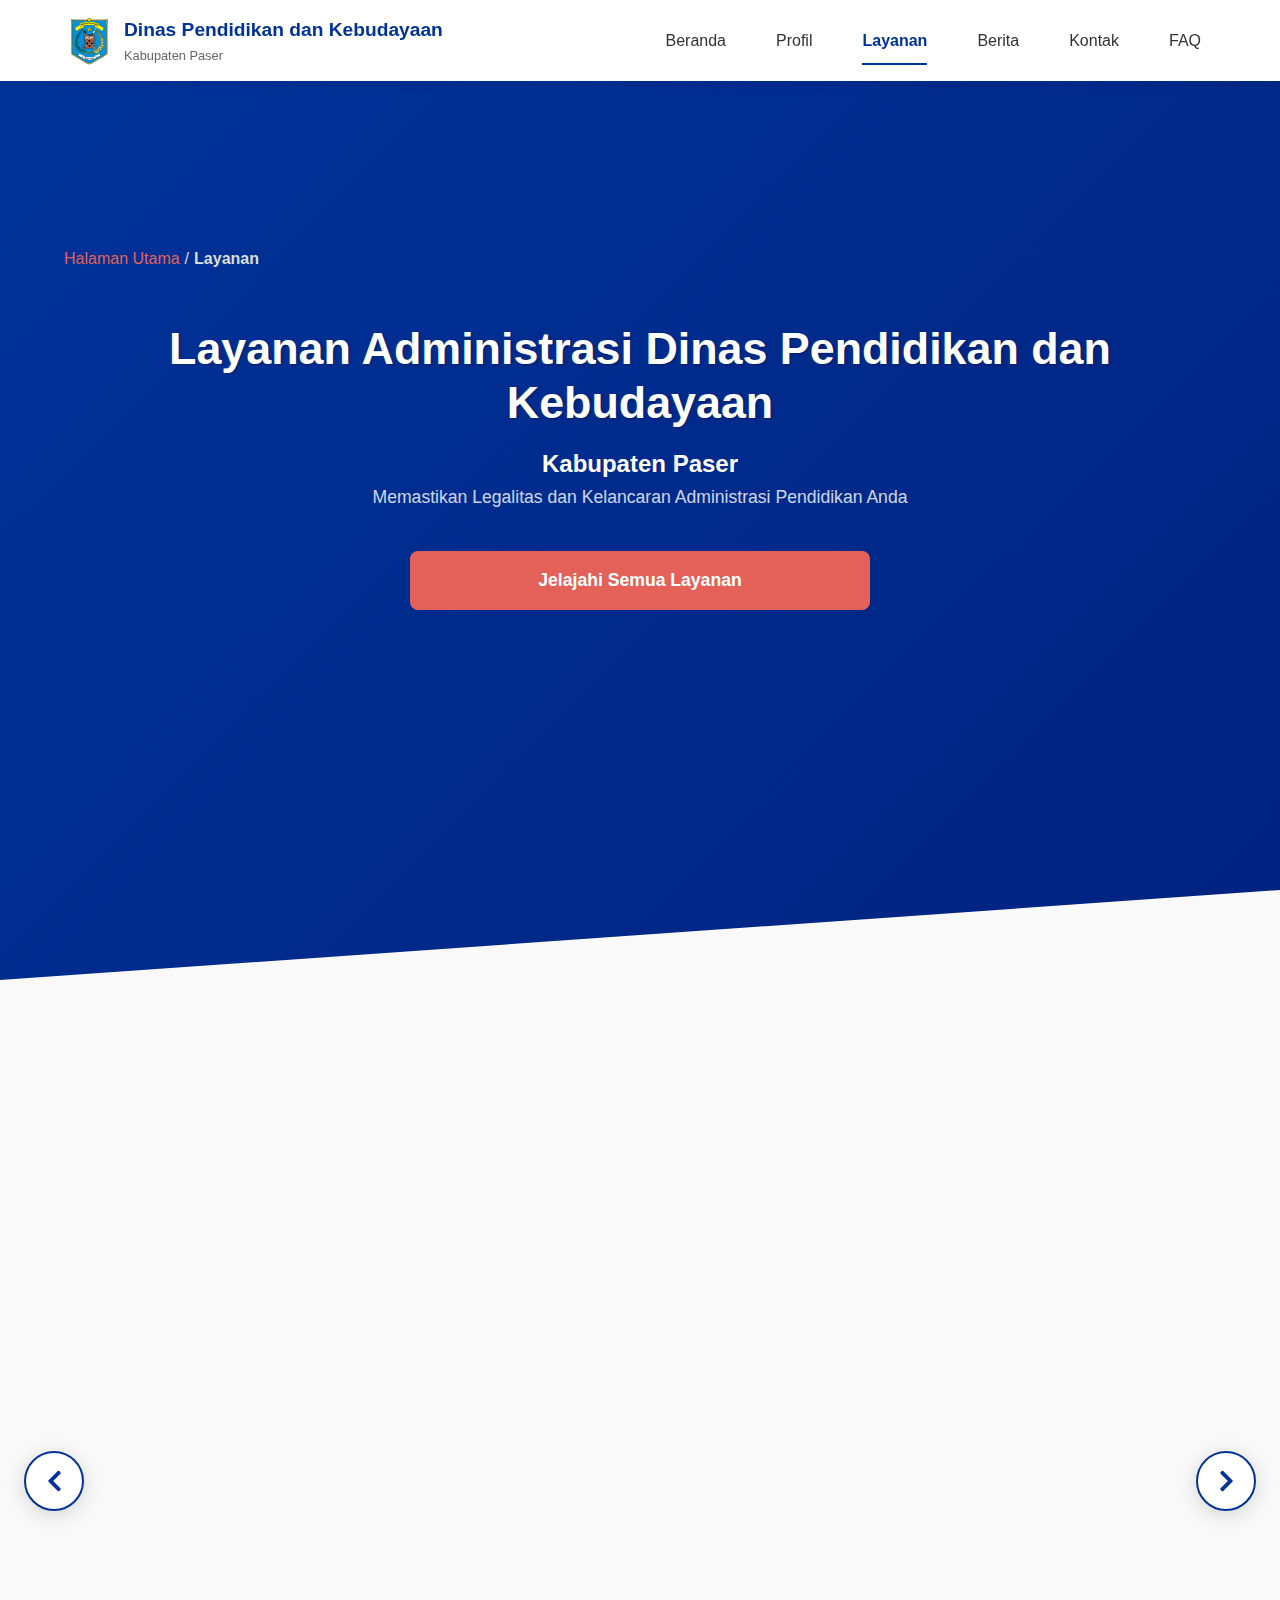
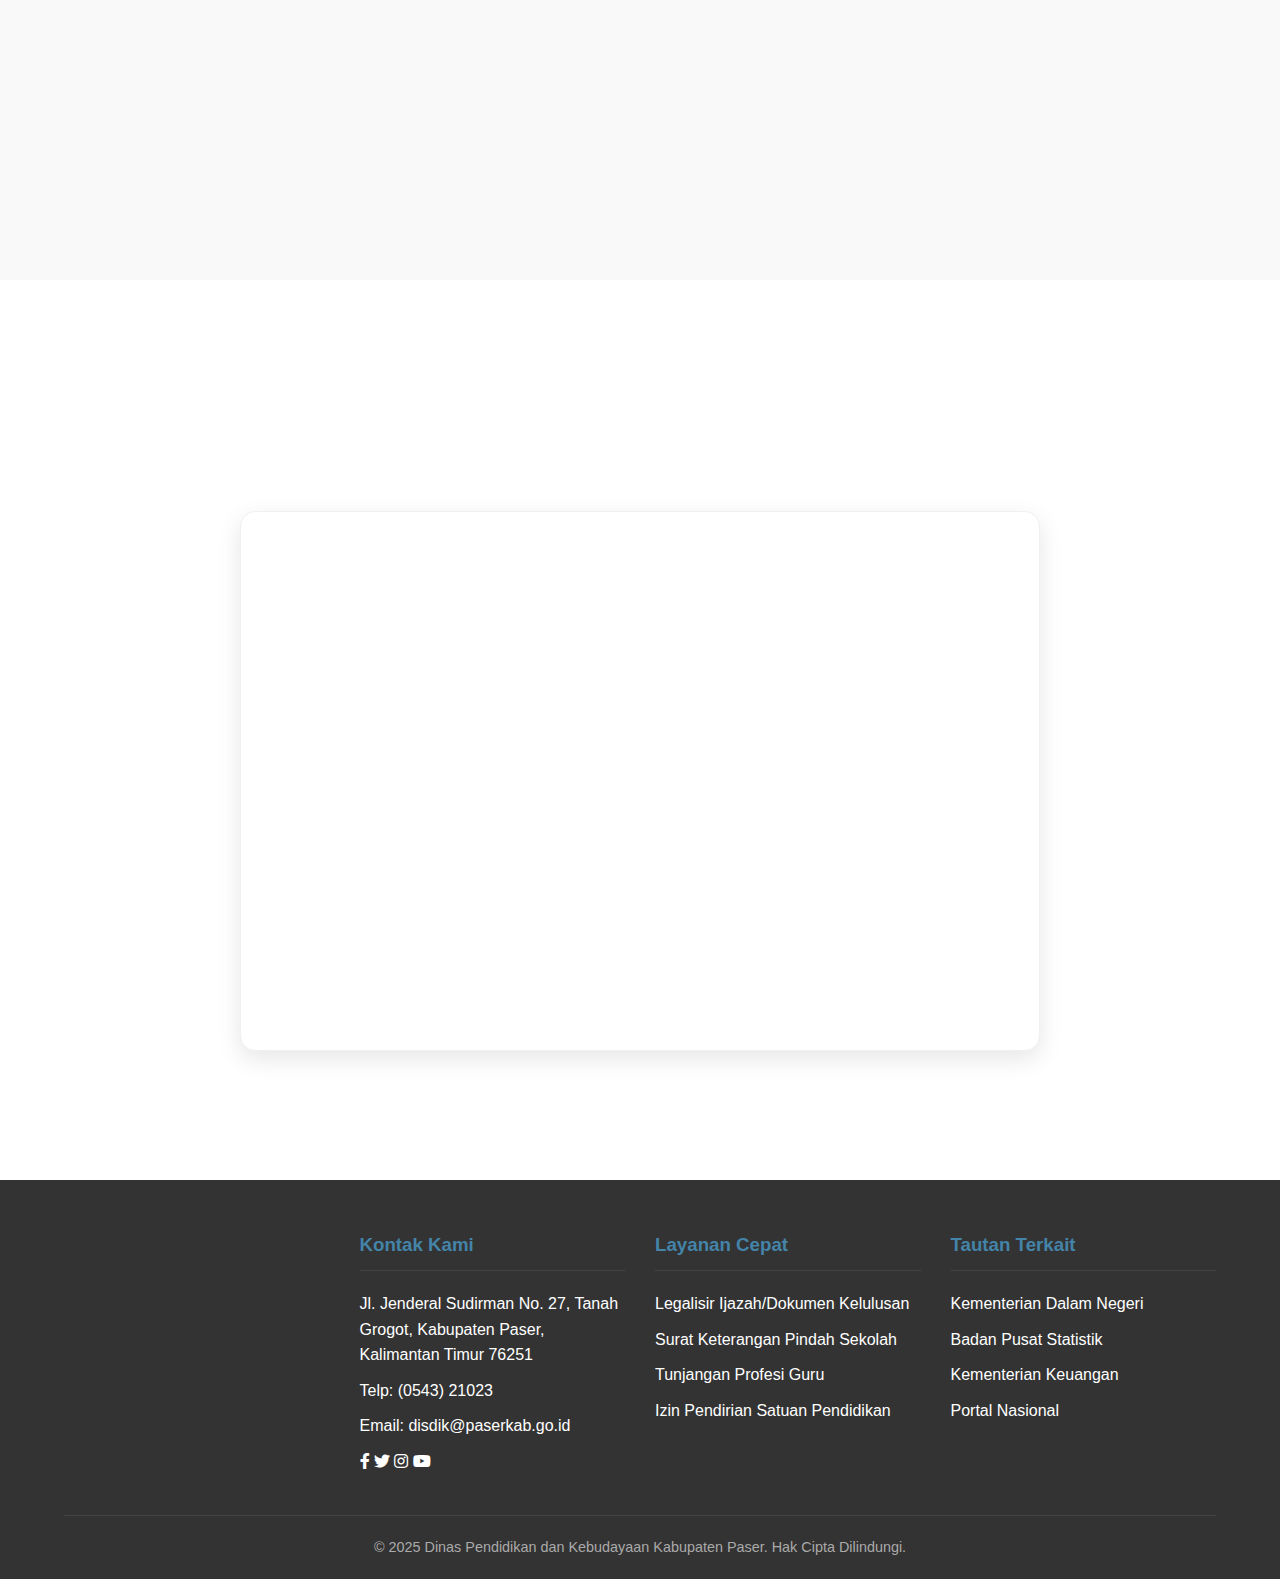
<file: layanan.html>
<!DOCTYPE html>
<html lang="id">
<head>
    <meta charset="UTF-8">
    <meta name="viewport" content="width=device-width, initial-scale=1.0">
    <link rel="stylesheet" href="css/styles.css" />
    <link rel="stylesheet" href="css/layanan-styles.css" />
    <link rel="stylesheet" href="https://cdnjs.cloudflare.com/ajax/libs/font-awesome/6.0.0/css/all.min.css">
    <link rel="stylesheet" href="https://cdn.jsdelivr.net/npm/swiper@11/swiper-bundle.min.css" />
    <script src="https://cdn.jsdelivr.net/npm/swiper@11/swiper-bundle.min.js"></script>
    <title>Layanan - Dinas Pendidikan dan Kebudayaan Kabupaten Paser</title>
</head>
<body>
    <!-- Header & Navigation -->
    <header id="main-header">
        <div class="container">
            <div class="header-top">
                <div class="logo">
                    <img src="assets/logo-kabupaten.png" alt="Logo Pemerintahan">
                    <div class="logo-text">
                        <h1>Dinas Pendidikan dan Kebudayaan</h1>
                        <p>Kabupaten Paser</p>
                    </div>
                </div>
                <button class="mobile-menu-btn" onclick="toggleMobileMenu()">☰</button>
                <nav id="main-nav">
                    <ul>
                        <li><a href="index.html" onclick="closeMobileMenu()">Beranda</a></li>
                        <li><a href="profil.html" onclick="closeMobileMenu()">Profil</a></li>
                        <li><a href="#layanan" onclick="closeMobileMenu(); scrollToLayanan();" class="active">Layanan</a></li>
                        <li><a href="berita.php" onclick="closeMobileMenu()">Berita</a></li>
                        <li><a href="#kontak" onclick="closeMobileMenu()">Kontak</a></li>
                        <li><a href="faq.html" onclick="closeMobileMenu()">FAQ</a></li>
                    </ul>
                </nav>
            </div>
        </div>
    </header>

    <!-- Hero Section Layanan -->
    <section class="layanan-hero fullscreen-section">
        <div class="container">
            <nav class="breadcrumb-nav">
                <a href="index.html">Halaman Utama</a>
                <span>/</span>
                <a href="layanan.html" class="active">Layanan</a>
            </nav>
            <br>
            <br>    
        </div>
        <div class="container">
            <div class="layanan-hero-content">
                <h1>Layanan Administrasi Dinas Pendidikan dan Kebudayaan</h1>
                <h2>Kabupaten Paser</h2>
                <p class="hero-subtitle">Memastikan Legalitas dan Kelancaran Administrasi Pendidikan Anda</p>
                <a href="#layanan" class="btn btn-primary">Jelajahi Semua Layanan</a>
            </div>
        </div>
        <br> <br>
        <br> <br>
        <br> <br>
        <br> <br>
    </section>

    <!-- Layanan Section -->
    <section id="layanan" class="layanan-section fullscreen-section">
        <div class="container">
            <div class="section-title fade-in">
                <h2>Layanan Administrasi Kunci untuk Institusi & Individu</h2>
            </div>
            
            <!-- Swiper Container dengan Wrapper untuk Navigasi -->
            <div class="swiper-layanan-wrapper">
                <div class="swiper-container layanan-swiper">
                    <div class="swiper-wrapper">
                        <!-- Kartu 1: Legalisir Ijazah -->
                        <div class="swiper-slide">
                            <div class="layanan-card fade-in" onclick="openLayananPopup('legalisir-ijazah')">
                                <div class="layanan-icon">
                                    <i class="fas fa-scroll"></i>
                                </div>
                                <h3>Legalisir Dokumen Kelulusan</h3>
                                <p>Layanan legalisir ijazah dan dokumen kelulusan untuk keperluan administrasi.</p>
                                <div class="card-footer">
                                    <a href="#" class="btn-detail" onclick="openLayananPopup('legalisir-ijazah')">Lihat Persyaratan Detail</a>
                                </div>
                            </div>
                        </div>

                        <!-- Kartu 2: Surat Keterangan Pindah Sekolah -->
                        <div class="swiper-slide">
                            <div class="layanan-card fade-in" onclick="openLayananPopup('surat-mutasi')">
                                <div class="layanan-icon">
                                    <i class="fas fa-exchange-alt"></i>
                                </div>
                                <h3>Surat Keterangan Pindah Sekolah</h3>
                                <p>Layanan penerbitan surat keterangan pindah sekolah untuk siswa yang akan berpindah.</p>
                                <div class="card-footer">
                                    <a href="#" class="btn-detail" onclick="openLayananPopup('surat-mutasi')">Lihat Persyaratan Detail</a>
                                </div>
                            </div>
                        </div>

                        <!-- Kartu 3: Profesi Guru -->
                        <div class="swiper-slide">
                            <div class="layanan-card fade-in" onclick="openLayananPopup('tunjangan-guru')">
                                <div class="layanan-icon">
                                    <i class="fas fa-chalkboard-teacher"></i>
                                </div>
                                <h3>Pengusulan Tunjangan Profesi Guru</h3>
                                <p>Layanan pengusulan tunjangan profesi guru bagi guru yang memenuhi persyaratan.</p>
                                <div class="card-footer">
                                    <a href="#" class="btn-detail" onclick="openLayananPopup('tunjangan-guru')">Lihat Persyaratan Detail</a>
                                </div>
                            </div>
                        </div>

                        <!-- Kartu 4: Izin Pendirian Satuan Pendidikan -->
                        <div class="swiper-slide">
                            <div class="layanan-card fade-in" onclick="openLayananPopup('izin-pendirian')">
                                <div class="layanan-icon">
                                    <i class="fas fa-building"></i>
                                </div>
                                <h3>Izin Pendirian Satuan Pendidikan</h3>
                                <p>Layanan perizinan pendirian satuan pendidikan baru meliputi PAUD, SD, SMP, LKP.</p>
                                <div class="card-footer">
                                    <a href="#" class="btn-detail" onclick="openLayananPopup('izin-pendirian')">Lihat Persyaratan Detail</a>
                                </div>
                            </div>
                        </div>

                        <!-- Kartu 5: Izin Belajar dan Tugas Belajar ASN -->
                        <div class="swiper-slide">
                            <div class="layanan-card fade-in" onclick="openLayananPopup('izin-belajar')">
                                <div class="layanan-icon">
                                    <i class="fas fa-graduation-cap"></i>
                                </div>
                                <h3>Pengurusan Izin Belajar dan Tugas Belajar</h3>
                                <p>Penerbitan surat rekomendasi atau izin untuk melanjutkan pendidikan ke jenjang yang lebih tinggi</p>
                                <div class="card-footer">
                                    <a href="#" class="btn-detail" onclick="openLayananPopup('izin-belajar')">Lihat Persyaratan Detail</a>
                                </div>
                            </div>
                        </div>
                    </div>
                    
                    <!-- Pagination dots -->
                    <div class="swiper-pagination"></div>
                </div>
                
                <!-- Navigation buttons OUTSIDE swiper container -->
                <div class="swiper-custom-prev">
                    <i class="fas fa-chevron-left"></i>
                </div>
                <div class="swiper-custom-next">
                    <i class="fas fa-chevron-right"></i>
                </div>
            </div>
        </div>
    </section>

    <!-- FAQ Section -->
    <section id="faq" class="faq-section fullscreen-section">
        <div class="container">
            <div class="section-title fade-in">
                <h2>Pertanyaan yang Sering Diajukan (FAQ)</h2>
            </div>
            <div class="faq-list">
                <!-- FAQ Item 1 -->
                <div class="faq-item fade-in">
                    <div class="faq-question">
                        <span>Berapa lama waktu yang dibutuhkan untuk proses legalisir ijazah?</span>
                        <i class="fas fa-chevron-down"></i>
                    </div>
                    <div class="faq-answer">
                        <p>Waktu pengerjaan standar adalah 3-5 hari kerja setelah semua dokumen persyaratan lengkap diterima. Kami juga menawarkan opsi layanan ekspres dengan biaya tambahan.</p>
                    </div>
                </div>
                
                <!-- FAQ Item 2 -->
                <div class="faq-item fade-in">
                    <div class="faq-question">
                        <span>Apakah layanan ini menangani perizinan pendirian sekolah swasta dan negeri?</span>
                        <i class="fas fa-chevron-down"></i>
                    </div>
                    <div class="faq-answer">
                        <p>Kami memiliki spesialisasi dalam pendampingan perizinan Satuan Pendidikan Swasta (formal dan non-formal), yang meliputi penyusunan proposal, studi kelayakan, hingga pengajuan ke Dinas terkait.</p>
                    </div>
                </div>

                <!-- FAQ Item 3 -->
                <div class="faq-item fade-in">
                    <div class="faq-question">
                        <span>Dokumen apa saja yang diperlukan untuk mengurus pindah sekolah antar provinsi?</span>
                        <i class="fas fa-chevron-down"></i>
                    </div>
                    <div class="faq-answer">
                        <p>Secara umum memerlukan: Surat Permohonan Pindah dari Orang Tua/Wali, Rapor Asli dan Fotokopi (terakhir), Surat Keterangan diterima di sekolah tujuan, dan Surat Keterangan Keluar dari sekolah asal.</p>
                    </div>
                </div>
                
                <!-- FAQ Item 4 -->
                <div class="faq-item fade-in">
                    <div class="faq-question">
                        <span>Apa keunggulan menggunakan jasa konsultan dibandingkan mengurus sendiri?</span>
                        <i class="fas fa-chevron-down"></i>
                    </div>
                    <div class="faq-answer">
                        <p>Keunggulan utama adalah efisiensi waktu, kepastian hukum (regulasi terbaru), dan menghindari kesalahan teknis yang dapat menyebabkan penolakan dokumen, berkat pengalaman Dr. Angga Praja.</p>
                    </div>
                </div>
            </div>
        </div>
    </section>

    <!-- Contact Section -->
    <!-- <section id="contact" class="contact-section fullscreen-section">
        <div class="container">
            <div class="section-title fade-in">
                <h2>Butuh Bantuan Administrasi Cepat?</h2>
                <p>Isi formulir di bawah ini dan Admin akan menghubungi Anda dalam 2x24 jam.</p><br>
            </div>
            <div class="contact-form fade-in">
                <form>
                    <div class="form-group">
                        <input type="text" placeholder="Nama Lengkap" required>
                    </div>
                    <div class="form-group">
                        <input type="email" placeholder="Email Aktif" required>
                    </div>
                    <div class="form-group">
                        <select required>
                            <option value="">Pilih Jenis Layanan...</option>
                            <option value="legalisir">Legalisir Dokumen Kelulusan</option>
                            <option value="pindah">Keterangan Pindah Sekolah</option>
                            <option value="profesi">Pengusulan Tunjangan Profesi Guru</option>
                            <option value="izin">Izin Pendirian Satuan Pendidikan</option>
                            <option value="tugas">Pengurusan Izin Belajar dan Tugas Belajar</option>
                        </select>
                    </div>
                    <div class="form-group">
                        <textarea placeholder="Jelaskan Kebutuhan Anda Secara Singkat" rows="4"></textarea>
                    </div>
                    <button type="submit" class="btn btn-primary btn-submit">Kirim Konsultasi</button>
                </form>
            </div>
        </div>
    </section> -->

    <!-- Footer -->
    <footer>
        <div class="container">
            <div class="footer-content" id="kontak">
                <iframe src="https://www.google.com/maps/embed?pb=!1m18!1m12!1m3!1d3987.6060327839327!2d116.1914303!3d-1.9081035!2m3!1f0!2f0!3f0!3m2!1i1024!2i768!4f13.1!3m3!1m2!1s0x2df047988e6b3c0b%3A0xdaa84941bfe1b7df!2sJl.%20Jenderal%20Sudirman%20No.27%2C%20Tanah%20Grogot%2C%20Kec.%20Tanah%20Grogot%2C%20Kabupaten%20Paser%2C%20Kalimantan%20Timur%2076251!5e0!3m2!1sid!2sid!4v1764218368388!5m2!1sid!2sid" width="250" height="200" style="border:0; border-radius: 0.3rem;" allowfullscreen="" loading="lazy" referrerpolicy="no-referrer-when-downgrade"></iframe>
                <div class="footer-section">
                    <h3>Kontak Kami</h3>
                    <ul>
                        <li>Jl. Jenderal Sudirman No. 27, Tanah Grogot, Kabupaten Paser, Kalimantan Timur 76251</li>
                        <li>Telp: (0543) 21023</li>
                        <li>Email: disdik@paserkab.go.id</li>
                        <li class="social-icons">
                            <a href="#" aria-label="Facebook">
                                <i class="fab fa-facebook-f"></i>
                            </a>
                            <a href="#" aria-label="Twitter">
                                <i class="fab fa-twitter"></i>
                            </a>
                            <a href="#" aria-label="Instagram">
                                <i class="fab fa-instagram"></i>
                            </a>
                            <a href="#" aria-label="YouTube">
                                <i class="fab fa-youtube"></i>
                            </a>
                        </li>
                    </ul>
                </div>
                <div class="footer-section">
                    <h3>Layanan Cepat</h3>
                    <ul>
                        <li><a href="layanan.html%20#layanan" onclick="scrollToLayanan()">Legalisir Ijazah/Dokumen Kelulusan</a></li>
                        <li><a href="layanan.html%20#layanan" onclick="scrollToLayanan()">Surat Keterangan Pindah Sekolah</a></li>
                        <li><a href="layanan.html%20#layanan" onclick="scrollToLayanan()">Tunjangan Profesi Guru</a></li>
                        <li><a href="layanan.html%20#layanan" onclick="scrollToLayanan()">Izin Pendirian Satuan Pendidikan</a></li>
                    </ul>
                </div>
                <div class="footer-section">
                    <h3>Tautan Terkait</h3>
                    <ul>
                        <li><a href="#">Kementerian Dalam Negeri</a></li>
                        <li><a href="#">Badan Pusat Statistik</a></li>
                        <li><a href="#">Kementerian Keuangan</a></li>
                        <li><a href="#">Portal Nasional</a></li>
                    </ul>
                </div>
            </div>
            <div class="footer-bottom">
                <p>&copy; 2025 Dinas Pendidikan dan Kebudayaan Kabupaten Paser. Hak Cipta Dilindungi.</p>
            </div>
        </div>
    </footer>

    <!-- Tambahkan Font Awesome untuk ikon -->
    <link rel="stylesheet" href="https://cdnjs.cloudflare.com/ajax/libs/font-awesome/5.15.4/css/all.min.css">
    <script src="https://cdn.jsdelivr.net/npm/swiper@11/swiper-bundle.min.js"></script>
    <script src="js/script.js"></script>

    <script>
        document.addEventListener('DOMContentLoaded', function() {
            const faqQuestions = document.querySelectorAll('.faq-question');

            faqQuestions.forEach(question => {
                question.addEventListener('click', () => {
                    const answer = question.nextElementSibling;
                    const isActive = question.classList.contains('active');

                    // Tutup semua jawaban yang terbuka
                    faqQuestions.forEach(q => {
                        const qAnswer = q.nextElementSibling;
                        if (qAnswer.style.display === 'block') {
                            qAnswer.style.display = 'none';
                            q.classList.remove('active');
                        }
                    });

                    // Buka/tutup jawaban yang diklik
                    if (!isActive) {
                        answer.style.display = 'block';
                        question.classList.add('active');
                    }
                });
            });
        });
    </script>
</body>
</html>
</file>
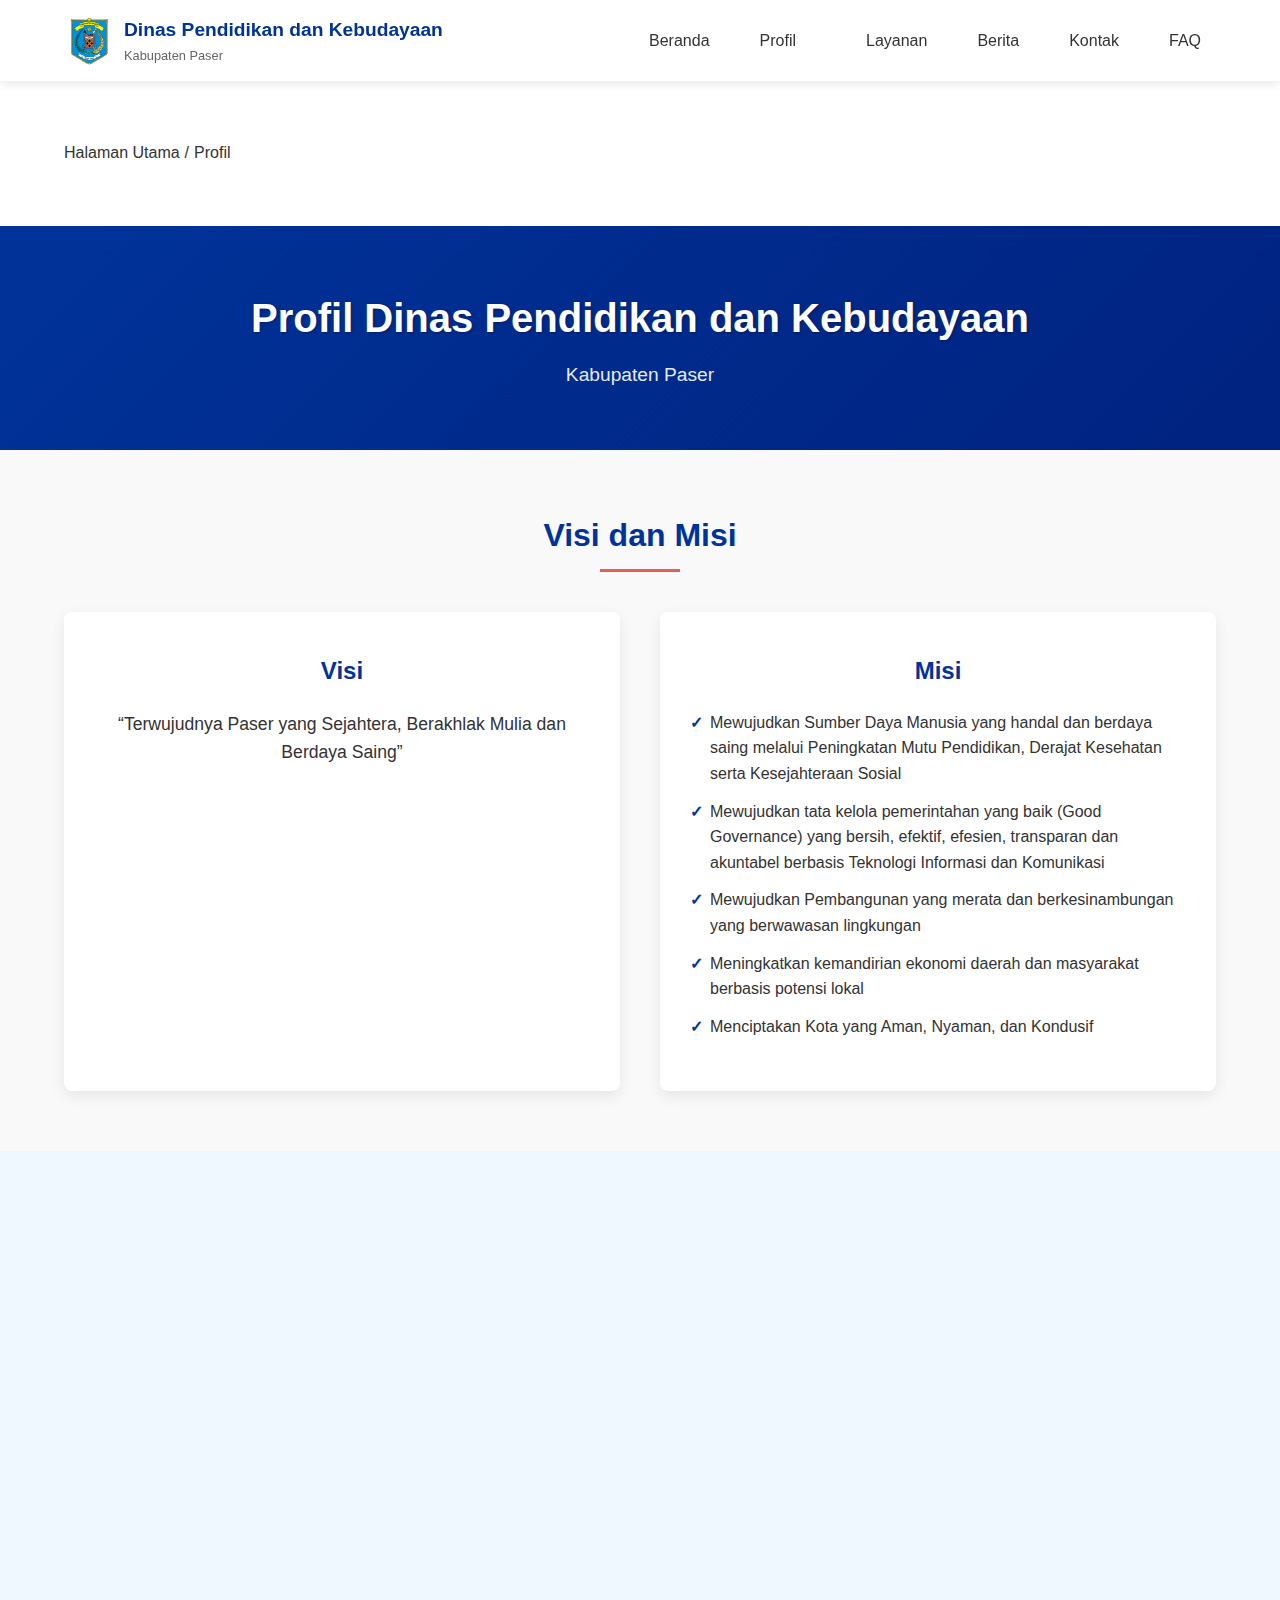
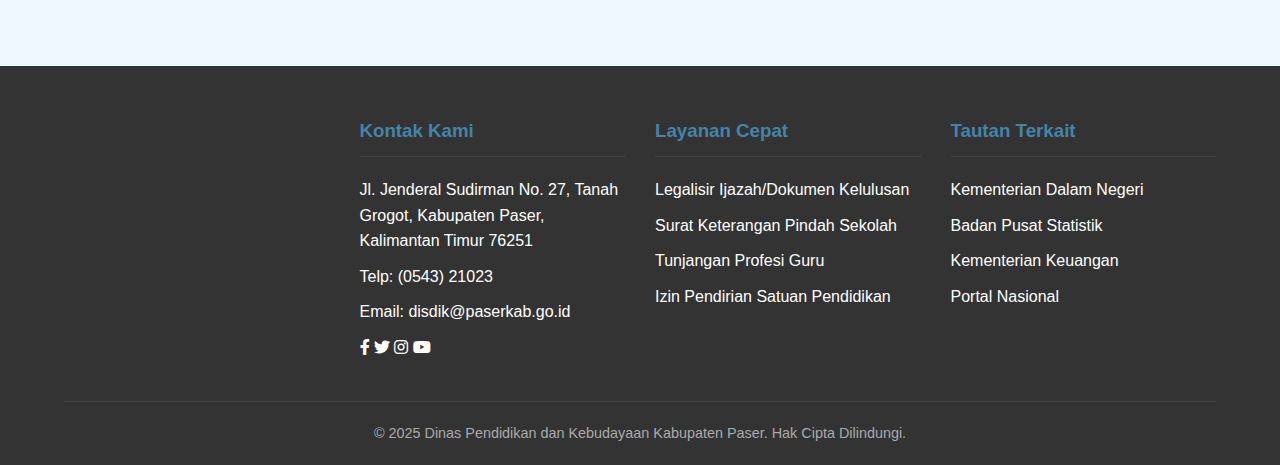
<file: profil.html>
<!DOCTYPE html>
<html lang="id">
<head>
    <meta charset="UTF-8">
    <meta name="viewport" content="width=device-width, initial-scale=1.0">
    <link rel="stylesheet" href="css/styles.css" />
    <link rel="stylesheet" href="https://cdnjs.cloudflare.com/ajax/libs/font-awesome/6.0.0/css/all.min.css">
    <title>Profil - Dinas Pendidikan dan Kebudayaan Kabupaten Paser</title>
</head>
<body>
    <!-- Header & Navigation -->
    <header id="main-header">
        <div class="container">
            <div class="header-top">
                <div class="logo">
                    <img src="assets/logo-kabupaten.png" alt="Logo Pemerintahan">
                    <div class="logo-text">
                        <h1>Dinas Pendidikan dan Kebudayaan</h1>
                        <p>Kabupaten Paser</p>
                    </div>
                </div>
                <button class="mobile-menu-btn" onclick="toggleMobileMenu()">☰</button>
                <nav id="main-nav">
                    <ul>
                        <li><a href="#" onclick="closeMobileMenu()">Beranda</a></li>
                        <li><a href="profil.html" onclick="closeMobileMenu()">Profil</a></li>
                        <li class="dropdown">
                           <li><a href="layanan.html #layanan" onclick="closeMobileMenu(); scrollToLayanan();">Layanan</a></li>
                            <div class="dropdown-menu">
                                <div class="dropdown-section">
                                    <h4>Layanan Kesiswaan</h4>
                                    <a href="layanan.html layanan">Legalisir Ijazah/Dokumen Kelulusan</a>
                                    <a href="layanan.html layanan">Penerbitan Surat Keterangan Pindah Sekolah (mutasi)</a>
                                </div>
                                <div class="dropdown-section">
                                    <h4>Layanan Pendidikan & Tenaga Kependidikan</h4>
                                    <a href="layanan.html layanan">Pengusulan Tunjangan Profesi Guru (TPG)</a>
                                    <a href="layanan.html layanan">Pengurusan Izin Belajar dan Tugas Belajar bagi ASN</a>
                                </div>
                                <div class="dropdown-section">
                                    <h4>Layanan Perizinan</h4>
                                    <a href="layanan.html layanan">Izin Pendirian Satuan Pendidikan (PAUD/SD/SMP/LKP)</a>
                                </div>
                            </div>
                        </li>
                        <li><a href="berita.php" onclick="closeMobileMenu()">Berita</a></li>
                        <li><a href="#kontak" onclick="closeMobileMenu()">Kontak</a></li>
                        <li><a href="faq.html" onclick="closeMobileMenu()">FAQ</a></li>
                    </ul>
                </nav>
            </div>
        </div>
    </header>

    <!-- Breadcrumb -->
    <section class="breadcrumb-section">
        <div class="container">
            <nav class="breadcrumb-nav">
                <a href="index.html">Halaman Utama</a>
                <span>/</span>
                <a href="profil.html" class="active">Profil</a>
            </nav>
        </div>
    </section>

    <!-- Hero Section Profil -->
    <section class="profil-hero fade-in">
        <div class="container">
            <div class="profil-hero-content">
                <h1>Profil Dinas Pendidikan dan Kebudayaan</h1>
                <p>Kabupaten Paser</p>
            </div>
        </div>
    </section>

    <!-- Visi Misi Section -->
    <section class="visi-misi-profil">
        <div class="container">
            <div class="section-title fade-in">
                <h2>Visi dan Misi</h2>
            </div>
            <div class="visi-misi-content">
                <div class="visi-card fade-in">
                    <h3>Visi</h3>
                    <p>“Terwujudnya Paser yang Sejahtera, Berakhlak Mulia dan Berdaya Saing”</p>
                </div>
                <div class="misi-card fade-in">
                    <h3>Misi</h3>
                    <ul>
                        <li>Mewujudkan Sumber Daya Manusia yang handal dan berdaya saing melalui Peningkatan Mutu Pendidikan, Derajat Kesehatan serta Kesejahteraan Sosial</li>
                        <li>Mewujudkan tata kelola pemerintahan yang baik (Good Governance) yang bersih, efektif, efesien, transparan dan akuntabel berbasis Teknologi Informasi dan Komunikasi</li>
                        <li>Mewujudkan Pembangunan yang merata dan berkesinambungan yang berwawasan lingkungan</li>
                        <li>Meningkatkan kemandirian ekonomi daerah dan masyarakat berbasis potensi lokal</li>
                        <li>Menciptakan Kota yang Aman, Nyaman, dan Kondusif</li>
                    </ul>
                </div>
            </div>
        </div>
    </section>

    <!-- Struktur Organisasi Section -->
    <!-- <section class="struktur-organisasi">
        <div class="container">
            <div class="section-title fade-in">
                <h2>Struktur Organisasi</h2>
            </div>
            <div class="struktur-content">
                <div class="struktur-image fade-in">
                    <img src="https://via.placeholder.com/800x400/003399/ffffff?text=Struktur+Organisasi+Dinas+Pendidikan+dan+Kebudayaan+Kabupaten+Paser" alt="Struktur Organisasi Dinas Pendidikan dan Kebudayaan Kabupaten Paser">
                </div>
                <div class="struktur-info fade-in">
                    <h3>Struktur Organisasi Dinas Pendidikan dan Kebudayaan</h3>
                    <p>Struktur organisasi Dinas Pendidikan dan Kebudayaan Kabupaten Paser terdiri dari:</p>
                    <ul>
                        <li>Kepala Dinas</li>
                        <li>Sekretariat (Bagian Umum dan Kepegawaian, Bagian Perencanaan dan Keuangan)</li>
                        <li>Bidang Pendidikan Dasar</li>
                        <li>Bidang Pendidikan Menengah</li>
                        <li>Bidang Kebudayaan</li>
                        <li>Unit Pelaksana Teknis Daerah (UPTD)</li>
                    </ul>
                    <a href="#" class="btn">Download Struktur Lengkap</a>
                </div>
            </div>
        </div>
    </section> -->

    <!-- Tugas Pokok dan Fungsi Section -->
    <section class="tugas-fungsi">
        <div class="container">
            <div class="section-title fade-in">
                <h2>Tugas Pokok dan Fungsi</h2>
            </div>
            <div class="tugas-fungsi-content fade-in">
                <div class="tugas-fungsi-card">
                    <!-- <h3>Tugas Pokok dan Fungsi (Tupoksi)</h3> -->
                    <ul>
                        <li>Perumusan kebijakan teknis di bidang pendidikan dan kebudayaan</li>
                        <li>Pelaksanaan kebijakan di bidang pengelolaan PAUD, SD, SMP, serta pendidikan kesetaraan dan keaksaraan.</li>
                        <li>Pembinaan, pengawasan, dan pengendalian pelaksanaan tugas di bidang pendidikan.</li>
                        <li>Pengelolaan dan pembinaan pendidik dan tenaga kependidikan.</li>
                        <li>Pelaksanaan evaluasi dan pelaporan bidang pendidikan.</li>
                        <li>Pelaksanaan administrasi dinas sesuai dengan lingkup tugasnya.</li>
                    </ul>
                </div>
            </div>
        </div>
    </section>

    <!-- Pimpinan Dinas Section -->
    <!-- <section class="pimpinan-dinas">
        <div class="container">
            <div class="section-title fade-in">
                <h2>Pimpinan Dinas</h2>
            </div>
            <div class="pimpinan-grid">
                <div class="pimpinan-card fade-in">
                    <div class="pimpinan-img">
                        <div class="placeholder-avatar">
                            <svg width="120" height="120" viewBox="0 0 120 120" fill="none" xmlns="http://www.w3.org/2000/svg">
                                <circle cx="60" cy="60" r="60" fill="#003399" fill-opacity="0.1"/>
                                <circle cx="60" cy="45" r="20" fill="#003399" fill-opacity="0.3"/>
                                <path d="M60 75 C40 75 30 85 30 95 C30 105 40 115 60 115 C80 115 90 105 90 95 C90 85 80 75 60 75 Z" fill="#003399" fill-opacity="0.3"/>
                            </svg>
                        </div>
                    </div>
                    <div class="pimpinan-info">
                        <h3>H. M. YUSUF M., S.Pd., M.M.</h3>
                        <p>Kepala Dinas Pendidikan dan Kebudayaan</p>
                    </div>
                </div>
                <div class="pimpinan-card fade-in">
                    <div class="pimpinan-img">
                        <div class="placeholder-avatar">
                            <svg width="120" height="120" viewBox="0 0 120 120" fill="none" xmlns="http://www.w3.org/2000/svg">
                                <circle cx="60" cy="60" r="60" fill="#003399" fill-opacity="0.1"/>
                                <circle cx="60" cy="45" r="20" fill="#003399" fill-opacity="0.3"/>
                                <path d="M60 75 C40 75 30 85 30 95 C30 105 40 115 60 115 C80 115 90 105 90 95 C90 85 80 75 60 75 Z" fill="#003399" fill-opacity="0.3"/>
                            </svg>
                        </div>
                    </div>
                    <div class="pimpinan-info">
                        <h3>Drs. H. SYAIFUDDIN, M.M.</h3>
                        <p>Sekretaris Dinas</p>
                    </div>
                </div>
                <div class="pimpinan-card fade-in">
                    <div class="pimpinan-img">
                        <div class="placeholder-avatar">
                            <svg width="120" height="120" viewBox="0 0 120 120" fill="none" xmlns="http://www.w3.org/2000/svg">
                                <circle cx="60" cy="60" r="60" fill="#003399" fill-opacity="0.1"/>
                                <circle cx="60" cy="45" r="20" fill="#003399" fill-opacity="0.3"/>
                                <path d="M60 75 C40 75 30 85 30 95 C30 105 40 115 60 115 C80 115 90 105 90 95 C90 85 80 75 60 75 Z" fill="#003399" fill-opacity="0.3"/>
                            </svg>
                        </div>
                    </div>
                    <div class="pimpinan-info">
                        <h3>SULISTYANINGSIH, S.Pd., M.Pd.</h3>
                        <p>Kepala Bidang Pendidikan Dasar</p>
                    </div>
                </div>
            </div>
        </div>
    </section> -->

    <!-- Footer -->
    <footer>
        <div class="container">
            <div class="footer-content" id="kontak">
                <iframe src="https://www.google.com/maps/embed?pb=!1m18!1m12!1m3!1d3987.6060327839327!2d116.1914303!3d-1.9081035!2m3!1f0!2f0!3f0!3m2!1i1024!2i768!4f13.1!3m3!1m2!1s0x2df047988e6b3c0b%3A0xdaa84941bfe1b7df!2sJl.%20Jenderal%20Sudirman%20No.27%2C%20Tanah%20Grogot%2C%20Kec.%20Tanah%20Grogot%2C%20Kabupaten%20Paser%2C%20Kalimantan%20Timur%2076251!5e0!3m2!1sid!2sid!4v1764218368388!5m2!1sid!2sid" width="250" height="200" style="border:0; border-radius: 0.3rem;" allowfullscreen="" loading="lazy" referrerpolicy="no-referrer-when-downgrade"></iframe>
                <div class="footer-section">
                    <h3>Kontak Kami</h3>
                    <ul>
                        <li>Jl. Jenderal Sudirman No. 27, Tanah Grogot, Kabupaten Paser, Kalimantan Timur 76251</li>
                        <li>Telp: (0543) 21023</li>
                        <li>Email: disdik@paserkab.go.id</li>
                        <li class="social-icons">
                            <a href="#" aria-label="Facebook">
                                <i class="fab fa-facebook-f"></i>
                            </a>
                            <a href="#" aria-label="Twitter">
                                <i class="fab fa-twitter"></i>
                            </a>
                            <a href="#" aria-label="Instagram">
                                <i class="fab fa-instagram"></i>
                            </a>
                            <a href="#" aria-label="YouTube">
                                <i class="fab fa-youtube"></i>
                            </a>
                        </li>
                    </ul>
                </div>
                <div class="footer-section">
                    <h3>Layanan Cepat</h3>
                    <ul>
                        <li><a href="layanan.html #layanan" onclick="scrollToLayanan()">Legalisir Ijazah/Dokumen Kelulusan</a></li>
                        <li><a href="layanan.html #layanan" onclick="scrollToLayanan()">Surat Keterangan Pindah Sekolah</a></li>
                        <li><a href="layanan.html #layanan" onclick="scrollToLayanan()">Tunjangan Profesi Guru</a></li>
                        <li><a href="layanan.html #layanan" onclick="scrollToLayanan()">Izin Pendirian Satuan Pendidikan</a></li>
                    </ul>
                </div>
                <div class="footer-section">
                    <h3>Tautan Terkait</h3>
                    <ul>
                        <li><a href="#">Kementerian Dalam Negeri</a></li>
                        <li><a href="#">Badan Pusat Statistik</a></li>
                        <li><a href="#">Kementerian Keuangan</a></li>
                        <li><a href="#">Portal Nasional</a></li>
                    </ul>
                </div>
            </div>
            <div class="footer-bottom">
                <p>&copy; 2025 Dinas Pendidikan dan Kebudayaan Kabupaten Paser. Hak Cipta Dilindungi.</p>
            </div>
        </div>
    </footer>

    <script src="js/script.js"></script>
</body>
</html>
</file>
<file: css/layanan-styles.css>
/* ===== STYLING KHUSUS UNTUK HALAMAN LAYANAN ===== */

/* Fullscreen Section Base Styles */
body {
    background: #f9f9f9;
}

.fullscreen-section {
    min-height: 100vh;
    display: flex;
    flex-direction: column;
    justify-content: center;
    padding: 80px 0;
}

/* Breadcrumb Section */
.breadcrumb-section {
    background-color: #f9f9f9;
    padding: 15px 0;
    border-bottom: 1px solid #eee;
}

.breadcrumb-nav {
    display: flex;
    align-items: center;
    gap: 5px;
    color: #ddd;
}

.breadcrumb-nav a {
    color: #e36159;
    text-decoration: none;
    transition: color 0.3s;
}

.breadcrumb-nav a:hover {
    color: #D25048;
}

.breadcrumb-nav .active {
    color: #DDD;
    font-weight: 600;
}

/* Hero Section Layanan */
.layanan-hero {
    background: linear-gradient(135deg, #003399 0%, #002280 100%);
    color: white;
    text-align: center;
    clip-path: polygon(0 0, 100% 0, 100% 90%, 0% 100%);
    position: relative;
}

.layanan-hero-content h1 {
    font-size: 2.8rem;
    margin-bottom: 15px;
    text-shadow: 1px 1px 3px rgba(0, 0, 0, 0.3);
    line-height: 1.2;
}

.layanan-hero-content p {
    font-size: 1.3rem;
    opacity: 0.9;
    margin-bottom: 10px;
}

.hero-subtitle {
    font-size: 1.1rem !important;
    margin-bottom: 30px !important;
    opacity: 0.8 !important;
    max-width: 600px;
    margin-left: auto;
    margin-right: auto;
}

/* Profile Section */
.profile-section {
    background-color: white;
}

.profile-card {
    display: flex;
    align-items: center;
    background-color: white;
    padding: 50px;
    border-radius: 15px;
    box-shadow: 0 10px 30px rgba(0, 0, 0, 0.1);
    max-width: 900px;
    margin: 0 auto;
    border: 1px solid #f0f0f0;
}

.profile-img {
    margin-right: 40px;
    flex-shrink: 0;
}

.profile-info h2 {
    color: #003399;
    margin-bottom: 8px;
    font-size: 1.8rem;
}

.profile-title {
    color: #4b5563;
    font-weight: 600;
    margin-bottom: 20px;
    display: block;
    font-size: 1.1rem;
}

.profile-description {
    color: #555;
    line-height: 1.7;
    font-size: 1.05rem;
}

/* Layanan Section */
.layanan-section {
    background-color: #f9f9f9;
}

.layanan-grid {
    display: grid;
    grid-template-columns: repeat(auto-fit, minmax(300px, 1fr));
    gap: 30px;
    margin-top: 40px;
}

.layanan-card {
    background-color: white;
    border-radius: 12px;
    padding: 35px 30px;
    text-align: center;
    box-shadow: 0 8px 25px rgba(0, 0, 0, 0.1);
    transition: all 0.4s ease;
    cursor: pointer;
    border: 2px solid transparent;
    display: flex;
    flex-direction: column;
    justify-content: space-between;
    height: 100%;
}

.layanan-card:hover {
    transform: translateY(-10px);
    box-shadow: 0 15px 35px rgba(0, 0, 0, 0.15);
    border-color: #003399;
}

.layanan-icon {
    font-size: 3.5em;
    color: #003399;
    margin-bottom: 20px;
}

.layanan-card h3 {
    color: #003399;
    margin-bottom: 15px;
    font-size: 1.3rem;
    line-height: 1.4;
    min-height: 3.5em;
}

.layanan-card p {
    color: #666;
    margin-bottom: 20px;
    line-height: 1.6;
    flex-grow: 1;
}

.card-footer {
    margin-top: auto;
}

.btn-detail {
    background-color: #003399;
    color: white;
    padding: 12px 25px;
    border-radius: 6px;
    text-decoration: none;
    font-weight: 600;
    display: inline-block;
    width: 100%;
    transition: all 0.3s;
    border: none;
    cursor: pointer;
    font-size: 1rem;
}

.btn-detail:hover {
    background-color: #002280;
    transform: translateY(-2px);
    box-shadow: 0 5px 15px rgba(0, 51, 153, 0.3);
}

/* FAQ Section */
.faq-section {
    background-color: white;
}

.faq-list {
    max-width: 800px;
    margin: 0 auto;
    background: white;
    border-radius: 15px;
    padding: 40px;
    box-shadow: 0 8px 25px rgba(0, 0, 0, 0.1);
    border: 1px solid #f0f0f0;
}

.faq-item {
    border-bottom: 1px solid #e5e7eb;
    margin-bottom: 20px;
    padding-bottom: 20px;
}

.faq-item:last-child {
    border-bottom: none;
    margin-bottom: 0;
    padding-bottom: 0;
}

.faq-question {
    font-size: 1.2em;
    font-weight: 600;
    color: #003399;
    cursor: pointer;
    display: flex;
    justify-content: space-between;
    align-items: center;
    padding: 15px 0;
    transition: color 0.2s;
}

.faq-question:hover {
    color: #002280;
}

.faq-answer {
    padding: 15px 0 0 25px;
    color: #4b5563;
    display: none;
    animation: fadeIn 0.5s;
    line-height: 1.6;
}

.faq-question i {
    transition: transform 0.3s ease;
    color: #003399;
}

.faq-question.active i {
    transform: rotate(180deg);
}

@keyframes fadeIn {
    from { opacity: 0; transform: translateY(-10px); }
    to { opacity: 1; transform: translateY(0); }
}

/* Contact Section */
.contact-section {
    background-color: #f9f9f9;
}

.contact-form {
    max-width: 500px;
    margin: 30px auto 0;
}

.contact-form form {
    display: flex;
    flex-direction: column;
    gap: 20px;
    background: white;
    padding: 40px;
    border-radius: 15px;
    box-shadow: 0 10px 30px rgba(0, 0, 0, 0.1);
    border: 1px solid #f0f0f0;
}

.form-group {
    display: flex;
    flex-direction: column;
}

.contact-form input, 
.contact-form textarea, 
.contact-form select {
    padding: 15px;
    border: 1px solid #ddd;
    border-radius: 8px;
    font-family: 'Segoe UI', Tahoma, Geneva, Verdana, sans-serif;
    color: #333;
    font-size: 1rem;
    transition: border-color 0.3s, box-shadow 0.3s;
}

.contact-form input:focus, 
.contact-form textarea:focus, 
.contact-form select:focus {
    outline: none;
    border-color: #003399;
    box-shadow: 0 0 0 3px rgba(0, 51, 153, 0.1);
}

.btn-primary {
    background-color: #e36159;
    color: white;
    border: none;
    cursor: pointer;
    width: 40%;
    padding: 15px;
    border-radius: 8px;
    font-weight: 600;
    transition: all 0.3s;
    font-size: 1.1rem;
    margin-top: 10px;
}

.btn-primary:hover {
    background-color: #D25048;
    transform: translateY(-2px);
    box-shadow: 0 5px 15px rgba(0, 51, 153, 0.3);
}

.btn-submit {
    background-color: #003399 !important;
}
.btn-submit:hover {
    background-color: #002280 !important;
}

/* Navigation Scroll */
.nav-scroll-indicator {
    position: fixed;
    right: 30px;
    top: 50%;
    transform: translateY(-50%);
    z-index: 1000;
    display: flex;
    flex-direction: column;
    gap: 15px;
}

.nav-dot {
    width: 12px;
    height: 12px;
    border-radius: 50%;
    background: rgba(0, 51, 153, 0.3);
    cursor: pointer;
    transition: all 0.3s;
    border: 2px solid transparent;
}

.nav-dot.active {
    background: #003399;
    transform: scale(1.3);
    border-color: #003399;
}

.nav-dot:hover {
    background: rgba(0, 51, 153, 0.6);
}

/* Responsive Design */
@media (max-width: 992px) {
    .profile-card {
        flex-direction: column;
        text-align: center;
        padding: 40px 30px;
    }
    
    .profile-img {
        margin-right: 0;
        margin-bottom: 25px;
    }
    
    .layanan-grid {
        grid-template-columns: repeat(auto-fit, minmax(280px, 1fr));
        gap: 25px;
    }
}

@media (max-width: 768px) {
    .fullscreen-section {
        padding: 100px 0;
    }
    
    .layanan-hero-content h1 {
        font-size: 2.2rem;
    }
    
    .layanan-hero-content p {
        font-size: 1.1rem;
    }
    
    .hero-subtitle {
        font-size: 1rem !important;
    }
    
    .profile-card,
    .faq-list,
    .contact-form form {
        padding: 30px 20px;
    }
    
    .layanan-grid {
        grid-template-columns: 1fr;
        gap: 20px;
    }
    
    .nav-scroll-indicator {
        right: 15px;
    }
}

@media (max-width: 576px) {
    .layanan-hero-content h1 {
        font-size: 1.8rem;
    }
    
    .layanan-hero-content p {
        font-size: 1rem;
    }
    
    .profile-card,
    .faq-list,
    .contact-form form {
        padding: 25px 15px;
    }
    
    .layanan-card {
        padding: 25px 20px;
    }
    
    .layanan-icon {
        font-size: 3em;
    }
    
    .breadcrumb-nav {
        font-size: 0.9rem;
    }
}

/* ===== SWIPER STYLING ===== */
.swiper-layanan-wrapper {
    position: relative;
    width: 100%;
    padding: 0 60px; /* Memberi ruang untuk navigasi */
}

.layanan-swiper {
    width: 100%;
    height: 100%;
    padding: 20px 0 50px;
    margin-top: 30px;
}

.swiper-slide {
    display: flex;
    justify-content: center;
    align-items: center;
    padding: 10px;
    height: auto;
}

/* Custom Navigation Buttons - POSISI DIPERBAIKI */
.swiper-custom-prev,
.swiper-custom-next {
    position: absolute;
    top: 50%;
    transform: translateY(-50%);
    width: 60px;
    height: 60px;
    background: white;
    border-radius: 50%;
    box-shadow: 0 4px 20px rgba(0, 0, 0, 0.15);
    display: flex;
    align-items: center;
    justify-content: center;
    cursor: pointer;
    transition: all 0.3s ease;
    z-index: 20;
    border: 2px solid #003399;
}

/* POSISI DIPERBAIKI - 40px dari tepi container */
.swiper-custom-prev {
    left: -40px;
}

.swiper-custom-next {
    right: -40px;
}

.swiper-custom-prev:hover,
.swiper-custom-next:hover {
    background: #003399;
    transform: translateY(-50%) scale(1.1);
    box-shadow: 0 6px 25px rgba(0, 51, 153, 0.3);
}

.swiper-custom-prev:hover i,
.swiper-custom-next:hover i {
    color: white;
}

.swiper-custom-prev i,
.swiper-custom-next i {
    color: #003399;
    font-size: 1.5rem;
    font-weight: bold;
    transition: color 0.3s ease;
}

/* Pagination */
.swiper-pagination {
    position: relative;
    bottom: 0;
    margin-top: 30px;
}

.swiper-pagination-bullet {
    width: 12px;
    height: 12px;
    background: rgba(0, 51, 153, 0.3);
    opacity: 1;
    transition: all 0.3s ease;
}

.swiper-pagination-bullet-active {
    background: #003399;
    transform: scale(1.3);
}

/* Responsive adjustments */
@media (max-width: 1200px) {
    .swiper-layanan-wrapper {
        padding: 0 50px;
    }
    
    .swiper-custom-prev {
        left: -30px;
    }
    
    .swiper-custom-next {
        right: -30px;
    }
    
    .swiper-custom-prev,
    .swiper-custom-next {
        width: 50px;
        height: 50px;
    }
    
    .swiper-custom-prev i,
    .swiper-custom-next i {
        font-size: 1.3rem;
    }
}

@media (max-width: 992px) {
    .swiper-layanan-wrapper {
        padding: 0 40px;
    }
    
    .swiper-custom-prev {
        left: -25px;
    }
    
    .swiper-custom-next {
        right: -25px;
    }
}

@media (max-width: 768px) {
    .layanan-swiper {
        padding: 10px 0 40px;
    }
    
    .swiper-layanan-wrapper {
        padding: 0 30px;
    }
    
    .swiper-custom-prev,
    .swiper-custom-next {
        width: 45px;
        height: 45px;
        display: none; /* Sembunyikan di mobile */
    }
    
    .swiper-custom-prev i,
    .swiper-custom-next i {
        font-size: 1.2rem;
    }
}

@media (max-width: 576px) {
    .swiper-layanan-wrapper {
        padding: 0 20px;
    }
    
    .swiper-custom-prev,
    .swiper-custom-next {
        width: 40px;
        height: 40px;
    }
    
    .swiper-custom-prev i,
    .swiper-custom-next i {
        font-size: 1rem;
    }
    
    .swiper-pagination {
        margin-top: 20px;
    }
}

/* Pastikan swiper container tidak overflow */
.swiper-container {
    overflow: visible !important;
}

.swiper-wrapper {
    align-items: stretch;
}
</file>
<file: css/faq-styles.css>
/* ======================================= */
/* 📝 FAQ ACCORDION STYLES                 */
/* ======================================= */

.faq-item {
    background: white;
    border: 1px solid #eee;
    border-radius: 8px;
    margin-bottom: 15px;
    overflow: hidden;
    box-shadow: 0 2px 5px rgba(0,0,0,0.05);
}

.faq-question {
    padding: 18px 20px;
    cursor: pointer;
    display: flex;
    justify-content: space-between;
    align-items: center;
    transition: background-color 0.2s;
}

.faq-question:hover {
    background-color: #f9f9f9;
}

.faq-question h3 {
    font-weight: 600;
    margin: 0;
    font-size: 1.1rem;
    color: #003399;
}

.faq-icon {
    font-size: 1.2rem;
    font-weight: bold;
    color: #003399;
    transition: transform 0.3s;
}

.faq-answer {
    max-height: 0;
    overflow: hidden;
    transition: max-height 0.4s ease, padding 0.4s ease;
    padding: 0 20px;
    background-color: #fafafa;
}

.faq-item.active .faq-answer {
    max-height: 500px; /* cukup besar untuk konten panjang */
    padding: 0 20px 20px;
}

.faq-item.active .faq-icon {
    transform: rotate(45deg); /* + jadi x */
}

/* ======================================= */
/* 📌 FAQ SECTION HEADERS (Custom Style)   */
/* ======================================= */

.faq-section-header {
    display: flex;
    align-items: center;
    gap: 10px;
    margin-top: 40px;
    margin-bottom: 20px;
    padding-left: 15px;
    border-left: 4px solid #003399;
    color: #2B557E;
    font-size: 1.5rem;
    font-weight: 600;
}

.faq-section-header .icon {
    display: inline-flex;
    align-items: center;
    justify-content: center;
    width: 28px;
    height: 28px;
    background-color: #003399;
    color: white;
    border-radius: 4px;
    font-size: 1rem;
    font-weight: bold;
}

/* Untuk header "Layanan Kesiswaan", "Seputar GTK", dll */
.faq-section-header.green {
    border-left-color: #4CAF50;
}

.faq-section-header.orange {
    border-left-color: #FF9800;
}

.faq-section-header.purple {
    border-left-color: #9C27B0;
}

.section-title h2:after {
    content: '';
    position: absolute;
    width: 240px;
    height: 3px;
    background-color: #e36159;
    bottom: 0;
    left: 50%;
    transform: translateX(-50%);
}
</file>
<file: css/styles.css>
/* Reset dan Base Styles */
* {
    margin: 0;
    padding: 0;
    box-sizing: border-box;
    font-family: 'Segoe UI', Tahoma, Geneva, Verdana, sans-serif;
}

body {
    color: #333;
    line-height: 1.6;
    overflow-x: hidden;
    padding-top: 80px; /* Space for fixed header */
}

a {
    text-decoration: none;
    color: inherit;
}

ul {
    list-style: none;
}

.container {
    width: 90%;
    max-width: 1200px;
    margin: 0 auto;
}

.btn {
    display: inline-block;
    padding: 10px 20px;
    background-color: #003399;
    color: white;
    border-radius: 4px;
    transition: background-color 0.3s;
}

.btn:hover {
    background-color: #002280;
}

/* Header & Navigation */
header {
    background-color: white;
    box-shadow: 0 2px 10px rgba(0, 0, 0, 0.1);
    position: fixed;
    top: 0;
    left: 0;
    width: 100%;
    z-index: 1000;
    transition: all 0.3s ease;
}

.header-top {
    display: flex;
    justify-content: space-between;
    align-items: center;
    padding: 15px 0;
}

.logo {
    display: flex;
    align-items: center;
}

.logo img {
    height: 50px;
    margin-right: 10px;
}

.logo-text h1 {
    font-size: 1.2rem;
    color: #003399;
    transition: color 0.3s ease;
}

.logo-text p {
    font-size: 0.8rem;
    color: #666;
    transition: color 0.3s ease;
}

nav ul {
    display: flex;
}

nav ul li {
    position: relative;
    margin-left: 20px;
}

nav ul li a {
    padding: 10px 15px;
    display: block;
    font-weight: 500;
    transition: color 0.3s;
    cursor: pointer;
    color: #333;
}

nav ul li a:hover {
    color: #003399;
}

/* Scrolled header style */
header.scrolled {
    box-shadow: 0 4px 20px rgba(0, 0, 0, 0.15);
    background-color: #003399;
}

header.scrolled .logo-text h1,
header.scrolled .logo-text p {
    color: white;
}

/* Hanya mengubah warna menu utama, bukan dropdown */
header.scrolled nav > ul > li > a {
    color: white;
}

header.scrolled nav > ul > li > a:hover {
    color: white;
    opacity: 0.8;
}

header.scrolled .mobile-menu-btn {
    color: white;
}

/* Pastikan dropdown tetap memiliki warna teks asli */
.level-menu_second,
.level-menu_second * {
    color: #333 !important;
}

.level-menu_second a {
    color: #333 !important;
}

.level-menu_second .level-menu-item_second a:hover,
.level-menu_second .level-menu-item_second a.second-active {
    color: #003399 !important;
}

.level-menu_second .third-column_text:hover {
    color: #003399 !important;
}

.level-menu_second .agw-slide-in-underline {
    color: #003399 !important;
}

.dropdown {
    position: relative;
}

.dropdown-toggle {
    cursor: pointer;
}

.dropdown-menu {
    position: absolute;
    top: 100%;
    left: 0;
    width: 600px;
    background-color: white;
    transform: translateX(-50%) translateY(10px);
    box-shadow: 0 8px 16px rgba(0, 0, 0, 0.1);
    border-radius: 8px;
    padding: 20px;
    z-index: 999;
    opacity: 0;
    visibility: hidden;
    transform: translateY(10px);
    transition: opacity 0.3s ease, transform 0.3s ease, visibility 0.3s ease;
    display: flex;
    flex-wrap: wrap;
    gap: 20px;
}

.dropdown:hover .dropdown-menu {
    opacity: 1;
    visibility: visible;
    transform: translateX(-50%) translateY(10px);
}

.dropdown-section {
    flex: 1;
    min-width: 180px;
}

.dropdown-section h4 {
    color: #003399;
    margin-bottom: 10px;
    padding-bottom: 5px;
    border-bottom: 1px solid #eee;
    font-size: 0.9rem;
}

.dropdown-section a {
    display: block;
    padding: 8px 0;
    color: #555;
    transition: color 0.3s;
    font-size: 0.85rem;
}

.dropdown-section a:hover {
    color: #003399;
}

/* Hapus styles untuk dropdown lama */
.level-menu_second,
.border-divider,
.agw-container,
.agw-h-100,
.agw-d-flex,
.agw-col-3,
.agw-col-9,
.level-menu-items_second,
.level-menu-item_second,
.level-menu_third,
.groupOpen,
.third-column-box,
.third-column,
.divider,
.third-column_images,
.agw-slide-in-underline,
.dropdown-close {
    display: none !important;
}

/* Responsive Styles untuk Dropdown Baru */
@media (max-width: 992px) {
    .dropdown-menu {
        width: 400px;
    }
}

@media (max-width: 768px) {
    .dropdown-menu {
        position: static;
        width: 100%;
        opacity: 1;
        visibility: visible;
        transform: translateY(10px);
        box-shadow: none;
        display: none;
        padding: 0;
        background-color: #f9f9f9;
    }
    
    .dropdown.active .dropdown-menu {
        display: block;
    }
    
    .dropdown-section {
        width: 100%;
        padding: 15px;
        border-bottom: 1px solid #eee;
    }

    .dropdown:hover .dropdown-menu {
        transform: translateY(0);
    }
    
    .dropdown-section:last-child {
        border-bottom: none;
    }
}

/* Dropdown Menu Styles */
.level-menu_second {
    position: absolute;
    top: 100%;
    left: 50%;
    transform: translateX(-50%);
    width: 90vw;
    max-width: 1200px;
    background-color: white;
    box-shadow: 0 8px 16px rgba(0, 0, 0, 0.1);
    display: none;
    z-index: 999;
    border-radius: 8px;
    overflow: hidden;
}

.level-menu_second[data-menu-open] {
    display: block;
}

.border-divider {
    border-top: 1px solid #eee;
}

.agw-container {
    width: 100%;
    padding: 0;
}

.agw-h-100 {
    height: 100%;
}

.agw-d-flex {
    display: flex;
}

.agw-col-3 {
    width: 25%;
    min-width: 250px;
}

.agw-col-9 {
    width: 75%;
    flex: 1;
}

.level-menu-items_second {
    background-color: #f9f9f9;
    padding: 20px 0;
    height: 100%;
    border-right: 1px solid #eee;
}

.level-menu-item_second {
    display: flex;
    flex-direction: column;
}

.level-menu-item_second a {
    padding: 12px 20px;
    font-size: 1rem;
    transition: background-color 0.3s, color 0.3s;
    border-left: 3px solid transparent;
    cursor: pointer;
    white-space: nowrap;
    color: #333;
}

.level-menu-item_second a:hover,
.level-menu-item_second a.second-active {
    background-color: #e6f7ff;
    color: #003399;
    border-left-color: #003399;
}

.level-menu_third {
    padding: 30px 20px;
    height: 100%;
    overflow-y: auto;
}

.groupOpen {
    display: block;
}

.third-column-box {
    display: flex;
    gap: 20px;
    flex-wrap: wrap;
}

.third-column {
    flex: 1;
    min-width: 200px;
}

.agw-fs-body-l {
    font-size: 1rem;
}

.agw-fw-semibold {
    font-weight: 600;
}

.agw-mb-0 {
    margin-bottom: 0;
}

.third-column_text {
    display: block;
    padding: 8px 0;
    color: #555;
    transition: color 0.3s;
    cursor: pointer;
}

.third-column_text:hover {
    color: #003399;
}

.divider {
    width: 1px;
    background-color: #eee;
}

.third-column_images {
    margin-bottom: 20px;
    width: 55%;
}

.third-column_images img {
    width: 100%;
    height: auto;
    border-radius: 4px;
}

.agw-slide-in-underline {
    display: inline-block;
    margin-top: 10px;
    color: #003399;
    font-weight: 500;
    position: relative;
    cursor: pointer;
}

.agw-slide-in-underline:after {
    content: '';
    position: absolute;
    width: 0;
    height: 2px;
    bottom: -2px;
    left: 0;
    background-color: #003399;
    transition: width 0.3s;
}

.agw-slide-in-underline:hover:after {
    width: 100%;
}

/* Hero Section */
.hero {
    position: relative;
    height: 70vh;
    display: flex;
    align-items: center;
    justify-content: center;
    text-align: center;
    color: white;
    overflow: hidden; /* Compensate for fixed header */
}

.hero-bg {
    position: absolute;
    top: 0;
    left: 0;
    width: 100%;
    height: 100%;
    background-image: url('https://upload.wikimedia.org/wikipedia/commons/c/c1/Pemandangan_Tanah_Grogot.jpg?20100504072853');
    background-color: rgba(0, 0, 0, 0.5);
    background-blend-mode: overlay;
    background-size: cover;
    background-position: center;
    opacity: 0.75;
    z-index: -1;
}

.hero-content {
    max-width: 800px;
    padding: 0 20px;
}

.hero-content h2 {
    font-size: 2.5rem;
    margin-bottom: 20px;
    text-shadow: 1px 1px 3px rgba(0, 0, 0, 0.5);
}

.hero-content p {
    font-size: 1.2rem;
    margin-bottom: 30px;
    text-shadow: 1px 1px 2px rgba(0, 0, 0, 0.5);
}

/* Section Styles */
section {
    padding: 60px 0;
}

.section-title {
    text-align: center;
    margin-bottom: 40px;
    position: relative;
}

.section-title h2 {
    font-size: 2rem;
    color: #003399;
    display: inline-block;
    padding-bottom: 10px;
}

.section-title h2:after {
    content: '';
    position: absolute;
    width: 80px;
    height: 3px;
    background-color: #e36159;
    bottom: 0;
    left: 50%;
    transform: translateX(-50%);
}

/* Pimpinan Section */
.pimpinan {
    background-color: #f9f9f9;
}

.pimpinan-grid {
    display: grid;
    grid-template-columns: repeat(auto-fit, minmax(150px, 1fr));
    gap: 30px;
}

.pimpinan-card {
    background-color: white;
    border-radius: 8px;
    overflow: hidden;
    box-shadow: 0 5px 15px rgba(0, 0, 0, 0.05);
    transition: transform 0.3s;
}

.pimpinan-card:hover {
    transform: translateY(-5px);
}

.pimpinan-img {
    height: 250px;
    overflow: hidden;
}

.pimpinan-img img {
    width: 100%;
    height: 100%;
    object-fit: cover;
    transition: transform 0.5s;
}

.pimpinan-card:hover .pimpinan-img img {
    transform: scale(1.05);
}

.pimpinan-info {
    padding: 20px;
}

.pimpinan-info h3 {
    color: #003399;
    margin-bottom: 5px;
}

.pimpinan-info p {
    color: #e36159;
    font-weight: 500;
    margin-bottom: 10px;
}

.placeholder-avatar {
    display: flex;
    align-items: center;
    justify-content: center;
    width: 100%;
    height: 100%;
    background-color: #f9f9f9;
}

.pimpinan-img {
    height: 250px;
    overflow: hidden;
    display: flex;
    align-items: center;
    justify-content: center;
    background-color: #f9f9f9;
}

.pimpinan-img img {
    width: 100%;
    height: 100%;
    object-fit: cover;
    transition: transform 0.5s;
}

/* Visi Misi Section */
.visi-misi {
    background-color: white;
}

.visi-misi-content {
    display: grid;
    grid-template-columns: 1fr 1fr;
    gap: 40px;
}

.visi, .misi {
    background-color: #f9f9f9;
    padding: 30px;
    border-radius: 8px;
    box-shadow: 0 5px 15px rgba(0, 0, 0, 0.05);
}

.visi h3, .misi h3 {
    color: #2B557E;
    margin-bottom: 20px;
    padding-bottom: 10px;
    border-bottom: 2px solid #e36159;
}

.visi p {
    font-size: 1.1rem;
    line-height: 1.8;
}

.misi ul li {
    margin-bottom: 10px;
    padding-left: 20px;
    position: relative;
}

.misi ul li:before {
    content: '•';
    color: #e36159;
    position: absolute;
    left: 0;
    font-weight: bold;
}

/* Berita Cepat Section */
.berita-cepat {
    background-color: #f0f8ff;
}

.berita-banner {
    height: 200px;
    position: relative;
    overflow: hidden;
    border-radius: 8px;
    box-shadow: 0 5px 15px rgba(0, 0, 0, 0.1);
}

.banner-slide {
    position: absolute;
    top: 0;
    left: 0;
    width: 100%;
    height: 100%;
    display: flex;
    align-items: center;
    padding: 0 40px;
    background-size: cover;
    background-position: center;
    opacity: 0;
    transition: opacity 1s;
}

.banner-slide.active {
    opacity: 1;
}

.banner-content {
    background-color: rgba(255, 255, 255, 0.85);
    padding: 20px;
    border-radius: 8px;
    max-width: 70%;
}

.banner-content h3 {
    color: #003399;
    margin-bottom: 10px;
}

.banner-content p {
    color: #333;
    margin-bottom: 10px;
}

/* Styles for navigation buttons */
.nav-btn {
    position: absolute;
    top: 50%;
    transform: translateY(-50%);
    background-color: rgba(0, 0, 0, 0.5);
    color: white;
    border: none;
    width: 40px;
    height: 40px;
    border-radius: 50%;
    font-size: 1.2rem;
    cursor: pointer;
    transition: background-color 0.3s, transform 0.3s;
    z-index: 10;
    display: flex;
    align-items: center;
    justify-content: center;
}

.nav-btn:hover {
    background-color: rgba(0, 0, 0, 0.7);
    transform: translateY(-50%) scale(1.1);
}

.prev-btn {
    left: 15px;
    margin-left: -0.4rem;
}

.next-btn {
    right: 15px;
    margin-right: -0.4rem;
}

/* Responsive styles for navigation buttons */
@media (max-width: 768px) {
    .nav-btn {
        width: 35px;
        height: 35px;
        font-size: 1rem;
    }
    
    .prev-btn {
        left: 10px;
    }
    
    .next-btn {
        right: 10px;
    }
}

/* Layanan Section */
.layanan {
    background-color: white;
}

.layanan-grid {
    display: grid;
    grid-template-columns: repeat(auto-fit, minmax(250px, 1fr));
    gap: 25px;
}

.layanan-card {
    background-color: #f9f9f9;
    border-radius: 8px;
    padding: 30px 20px;
    text-align: center;
    box-shadow: 0 5px 15px rgba(0, 0, 0, 0.05);
    transition: transform 0.3s, box-shadow 0.3s;
}

.layanan-card:hover {
    transform: translateY(-5px);
    box-shadow: 0 10px 25px rgba(0, 0, 0, 0.1);
}

.layanan-icon {
    font-size: 2.5rem;
    color: #003399;
    margin-bottom: 15px;
}

.layanan-card h3 {
    color: #2B557E;
    margin-bottom: 15px;
}

.layanan-card p {
    color: #666;
    margin-bottom: 15px;
}

/* Footer */
footer {
    background-color: #333;
    color: white;
    padding: 50px 0 20px;
}

.footer-content {
    display: grid;
    grid-template-columns: repeat(auto-fit, minmax(200px, 1fr));
    gap: 30px;
    margin-bottom: 30px;
}

.footer-section h3 {
    color: #4484a9;
    margin-bottom: 20px;
    padding-bottom: 10px;
    border-bottom: 1px solid #444;
}

.footer-section ul li {
    margin-bottom: 10px;
}

.footer-section ul li a:hover {
    color: #4484a9;
}

.footer-bottom {
    text-align: center;
    padding-top: 20px;
    border-top: 1px solid #444;
    color: #aaa;
    font-size: 0.9rem;
}

/* Mobile Menu Button */
.mobile-menu-btn {
    display: none;
    background: none;
    border: none;
    font-size: 1.5rem;
    cursor: pointer;
    color: #003399;
    transition: color 0.3s ease;
}

/* Responsive Styles */
@media (max-width: 1200px) {
    .level-menu_second {
        width: 95vw;
        left: 50%;
        transform: translateX(-50%);
    }
}

@media (max-width: 992px) {
    .third-column-box {
        flex-direction: column;
    }

    .divider {
        width: 100%;
        height: 1px;
        margin: 15px 0;
    }

    .visi-misi-content {
        grid-template-columns: 1fr;
    }

    .level-menu_second {
        width: 98vw;
        left: 50%;
        transform: translateX(-50%);
    }
}

@media (max-width: 768px) {
    body {
        padding-top: 70px; /* Adjust for smaller header on mobile */
    }

    .header-top {
        flex-direction: column;
        position: relative;
        padding: 10px 0;
    }

    .mobile-menu-btn {
        display: block;
        position: absolute;
        right: 20px;
        top: 15px;
    }

    nav {
        width: 100%;
        display: none;
    }

    nav.active {
        display: block;
    }

    nav ul {
        flex-direction: column;
        margin-top: 15px;
        width: 100%;
    }

    nav ul li {
        margin: 0;
        width: 100%;
        border-bottom: 1px solid #eee;
    }

    nav ul li a {
        padding: 15px;
        width: 100%;
    }

    .hero {
        margin-top: -70px; /* Adjust for smaller header on mobile */
        height: 70vh;
    }

    .hero-content h2 {
        font-size: 2rem;
    }

    .agw-d-flex {
        flex-direction: column;
    }

    .agw-col-3, .agw-col-9 {
        width: 100%;
    }

    .level-menu-items_second {
        max-height: 200px;
        overflow-y: auto;
        border-right: none;
        border-bottom: 1px solid #eee;
    }

    .banner-content {
        max-width: 90%;
    }

    .level-menu_second {
        position: fixed;
        top: 0;
        left: 0;
        width: 100vw;
        height: 100vh;
        transform: none;
        border-radius: 0;
        overflow-y: auto;
    }

    .level-menu_third {
        padding: 20px 15px;
    }

    /* Mobile scrolled state */
    header.scrolled .mobile-menu-btn {
        color: white;
    }
}

.breadcrumb {
    display: -ms-flexbox;
    display: flex;
    -ms-flex-wrap: wrap;
    flex-wrap: wrap;
    padding: .75rem 1rem;
    margin-bottom: 1rem;
    list-style: none;
    background-color: #e9ecef;
    border-radius: .25rem
}
.breadcrumb-nav {
    display: flex;
    align-items: center;
    gap: 5px;
}
.breadcrumb nav a {
    color: #003399;
}
.breadcrumb li + li:before {
    display: inline-block;
    padding-right: .5rem;
    color: #6c757d;
    content: "/"
}

@media (max-width: 576px) {
    .pimpinan-grid {
        grid-template-columns: 1fr;
    }

    .layanan-grid {
        grid-template-columns: 1fr;
    }

    .hero-content h2 {
        font-size: 1.8rem;
    }

    .hero-content p {
        font-size: 1rem;
    }

    .banner-content {
        padding: 15px;
        max-width: 95%;
    }

    .banner-content h3 {
        font-size: 1.1rem;
    }
}

/* Close button for mobile dropdown */
.dropdown-close {
    display: none;
    position: absolute;
    top: 15px;
    right: 15px;
    background: none;
    border: none;
    font-size: 1.5rem;
    color: #666;
    cursor: pointer;
    z-index: 1000;
}

@media (max-width: 768px) {
    .dropdown-close {
        display: block;
    }
}

/*=============================================*/
/*=============================================*/
/*=============================================*/
/*            Untuk File Profil.html           */
/*=============================================*/
/*=============================================*/
/*=============================================*/
/*=============================================*/



/* Fade In Animation */
.fade-in {
    opacity: 0;
    transform: translateY(30px);
    transition: opacity 0.8s ease, transform 0.8s ease;
}

.fade-in.visible {
    opacity: 1;
    transform: translateY(0);
}

/* Profil Hero Section */
.profil-hero {
    background: linear-gradient(135deg, #003399 0%, #002280 100%);
    color: white;
    padding: 60px 0;
    text-align: center;
}

.profil-hero-content h1 {
    font-size: 2.5rem;
    margin-bottom: 10px;
    text-shadow: 1px 1px 3px rgba(0, 0, 0, 0.3);
}

.profil-hero-content p {
    font-size: 1.2rem;
    opacity: 0.9;
}

/* Visi Misi Profil Section */
.visi-misi-profil {
    background-color: #f9f9f9;
    padding: 60px 0;
}

.visi-misi-content {
    display: grid;
    grid-template-columns: 1fr 1fr;
    gap: 40px;
    margin-top: 30px;
}

.visi-card, .misi-card {
    background-color: white;
    padding: 40px 30px;
    border-radius: 8px;
    box-shadow: 0 5px 15px rgba(0, 0, 0, 0.08);
    text-align: center;
    transition: transform 0.3s, box-shadow 0.3s;
}

.visi-card:hover, .misi-card:hover {
    transform: translateY(-5px);
    box-shadow: 0 10px 25px rgba(0, 0, 0, 0.15);
}

.visi-icon, .misi-icon {
    font-size: 3rem;
    margin-bottom: 20px;
}

.visi-card h3, .misi-card h3 {
    color: #003399;
    margin-bottom: 20px;
    font-size: 1.5rem;
}

.visi-card p {
    font-size: 1.1rem;
    line-height: 1.6;
    color: #333;
}

.misi-card ul {
    text-align: left;
}

.misi-card ul li {
    margin-bottom: 12px;
    padding-left: 20px;
    position: relative;
    line-height: 1.6;
}

.misi-card ul li:before {
    content: '✓';
    color: #003399;
    position: absolute;
    left: 0;
    font-weight: bold;
}

/* Struktur Organisasi Section */
.struktur-organisasi {
    padding: 60px 0;
    background-color: white;
}

.struktur-content {
    display: grid;
    grid-template-columns: 2fr 1fr;
    gap: 40px;
    align-items: start;
    margin-top: 30px;
}

.struktur-image {
    border-radius: 8px;
    overflow: hidden;
    box-shadow: 0 5px 15px rgba(0, 0, 0, 0.1);
}

.struktur-image img {
    width: 100%;
    height: auto;
    display: block;
}

.struktur-info {
    padding: 20px;
}

.struktur-info h3 {
    color: #003399;
    margin-bottom: 15px;
    font-size: 1.3rem;
}

.struktur-info p {
    margin-bottom: 15px;
    line-height: 1.6;
    color: #555;
}

.struktur-info ul {
    margin-bottom: 20px;
}

.struktur-info ul li {
    margin-bottom: 8px;
    padding-left: 15px;
    position: relative;
}

.struktur-info ul li:before {
    content: '•';
    color: #003399;
    position: absolute;
    left: 0;
    font-weight: bold;
}

/* Tugas Pokok dan Fungsi Section (Gabungan) */
.tugas-fungsi {
    background-color: #f0f8ff;
    padding: 60px 0;
}

.tugas-fungsi-content {
    margin-top: 30px;
}

.tugas-fungsi-card {
    background-color: white;
    padding: 40px;
    border-radius: 8px;
    box-shadow: 0 5px 15px rgba(0, 0, 0, 0.08);
}

.tugas-fungsi-card h3 {
    color: #003399;
    margin: 25px 0 15px 0;
    padding-bottom: 10px;
    border-bottom: 2px solid #e36159;
    font-size: 1.4rem;
}

.tugas-fungsi-card h3:first-child {
    margin-top: 0;
}

.tugas-fungsi-card p {
    line-height: 1.6;
    color: #555;
    margin-bottom: 20px;
}

.tugas-fungsi-card ul {
    margin-bottom: 10px;
}

.tugas-fungsi-card ul li {
    margin-bottom: 10px;
    padding-left: 20px;
    position: relative;
    line-height: 1.6;
    color: #555;
}

.tugas-fungsi-card ul li:before {
    content: '•';
    color: #003399;
    position: absolute;
    left: 0;
    font-weight: bold;
}

/* Pimpinan Dinas Section */
.pimpinan-dinas {
    padding: 60px 0;
    background-color: #f9f9f9;
}

.pimpinan-grid {
    display: grid;
    grid-template-columns: repeat(auto-fit, minmax(280px, 1fr));
    gap: 30px;
    margin-top: 30px;
}

/* Active state untuk navigasi */
nav ul li a.active {
    color: #003399;
    font-weight: 600;
    position: relative;
}

nav ul li a.active:after {
    content: '';
    position: absolute;
    bottom: -2px;
    left: 15px;
    right: 15px;
    height: 2px;
    background-color: #003399;
}

/* Smooth Scroll Behavior */
html {
    scroll-behavior: smooth;
}

/* Enhanced Smooth Scroll dengan custom easing */
.smooth-scroll {
    scroll-behavior: smooth;
    transition: scroll-behavior 0.5s ease-in-out;
}

/* Custom scroll animation */
@keyframes smoothScroll {
    0% {
        transform: translateY(0);
    }
    100% {
        transform: translateY(-100px);
    }
}

/* Style untuk highlight section saat di-scroll */
.highlight-section {
    animation: highlightPulse 2s ease-in-out;
}

@keyframes highlightPulse {
    0% {
        background-color: transparent;
    }
    50% {
        background-color: rgba(0, 51, 153, 0.1);
    }
    100% {
        background-color: transparent;
    }
}


/* Responsive Styles untuk Laman Profil */
@media (max-width: 992px) {
    .visi-misi-content,
    .struktur-content {
        grid-template-columns: 1fr;
        gap: 30px;
    }
    
    .struktur-content {
        grid-template-columns: 1fr;
    }
    
    .profil-hero-content h1 {
        font-size: 2rem;
    }
    
    .tugas-fungsi-card {
        padding: 30px;
    }
}

@media (max-width: 768px) {
    .visi-card, .misi-card {
        padding: 30px 20px;
    }
    
    .tugas-fungsi-card {
        padding: 20px 15px;
    }
    
    .pimpinan-grid {
        grid-template-columns: 1fr;
    }
    
    .struktur-info {
        padding: 15px 0;
    }
}

@media (max-width: 576px) {
    .profil-hero-content h1 {
        font-size: 1.8rem;
    }
    
    .profil-hero-content p {
        font-size: 1rem;
    }
    
    .breadcrumb-nav {
        font-size: 0.8rem;
    }
    
    .tugas-fungsi-card {
        padding: 15px;
    }
}

.popup-overlay {
    display: none;
    position: fixed;
    top: 0;
    left: 0;
    width: 100%;
    height: 100%;
    background-color: rgba(0, 0, 0, 0.5);
    z-index: 1000;
    justify-content: center;
    align-items: center;
}

.popup-content {
    background-color: white;
    padding: 30px;
    border-radius: 8px;
    width: 90%;
    max-width: 600px;
    box-shadow: 0 5px 15px rgba(0, 0, 0, 0.3);
    position: relative;
    animation: popupFadeIn 0.3s ease-out;
}

.popup-close {
    position: absolute;
    top: 15px;
    right: 15px;
    background: none;
    border: none;
    font-size: 24px;
    cursor: pointer;
    color: #333;
}

.popup-close:hover {
    color: #003399;
}

.popup-title {
    color: #003399;
    margin-bottom: 15px;
    font-size: 1.5em;
    border-bottom: 2px solid #003399;
    padding-bottom: 10px;
}

.popup-description {
    margin-bottom: 20px;
    line-height: 1.6;
    color: #333;
}

.popup-steps {
    background: #f8f9fa;
    padding: 15px;
    border-radius: 6px;
    margin: 15px 0;
}

.popup-steps h4 {
    color: #003399;
    margin-bottom: 10px;
}

.popup-steps ol {
    margin-left: 20px;
}

.popup-steps li {
    margin-bottom: 8px;
    line-height: 1.5;
}

.popup-requirements {
    background: #fff3cd;
    padding: 15px;
    border-radius: 6px;
    margin: 15px 0;
    border-left: 4px solid #ffc107;
}

.popup-requirements h4 {
    color: #856404;
    margin-bottom: 10px;
}

.popup-requirements ul {
    margin-left: 20px;
}

/* ===== STYLING BAGIAN LAYANAN ===== */
.layanan-section {
    padding: 60px 0;
    background: #f8f9fa;
}

.layanan-grid {
    display: grid;
    grid-template-columns: repeat(auto-fit, minmax(300px, 1fr));
    gap: 20px;
    margin-top: 30px;
}

.layanan-card {
    background: white;
    padding: 25px;
    border-radius: 8px;
    box-shadow: 0 2px 10px rgba(0, 0, 0, 0.1);
    transition: transform 0.3s, box-shadow 0.3s;
    cursor: pointer;
}

.layanan-card:hover {
    transform: translateY(-5px);
    box-shadow: 0 5px 20px rgba(0, 0, 0, 0.15);
}

.layanan-card h3 {
    color: #003399;
    margin-bottom: 15px;
    font-size: 1.2em;
}

.layanan-card p {
    color: #666;
    margin-bottom: 15px;
    line-height: 1.5;
}

.layanan-btn {
    background-color: #003399;
    color: white;
    border: none;
    padding: 10px 20px;
    border-radius: 4px;
    cursor: pointer;
    font-size: 14px;
    transition: background-color 0.3s;
}

.layanan-btn:hover {
    background-color: #002266;
}

/* ===== ANIMASI ===== */
@keyframes popupFadeIn {
    from {
        opacity: 0;
        transform: translateY(-20px);
    }
    to {
        opacity: 1;
        transform: translateY(0);
    }
}

/* ===== RESPONSIVE ===== */
@media (max-width: 768px) {
    .popup-content {
        padding: 20px;
        margin: 20px;
    }
    
    .popup-title {
        font-size: 1.3em;
    }
    
    .layanan-grid {
        grid-template-columns: 1fr;
    }
}
</file>
<file: Prototype01/css/styles.css>
/* Reset dan Base Styles */
* {
    margin: 0;
    padding: 0;
    box-sizing: border-box;
    font-family: 'Segoe UI', Tahoma, Geneva, Verdana, sans-serif;
}

body {
    color: #333;
    line-height: 1.6;
    overflow-x: hidden;
    padding-top: 80px; /* Space for fixed header */
}

a {
    text-decoration: none;
    color: inherit;
}

ul {
    list-style: none;
}

.container {
    width: 90%;
    max-width: 1200px;
    margin: 0 auto;
}

.btn {
    display: inline-block;
    padding: 10px 20px;
    background-color: #003399;
    color: white;
    border-radius: 4px;
    transition: background-color 0.3s;
}

.btn:hover {
    background-color: #002280;
}

/* Header & Navigation */
header {
    background-color: white;
    box-shadow: 0 2px 10px rgba(0, 0, 0, 0.1);
    position: fixed;
    top: 0;
    left: 0;
    width: 100%;
    z-index: 1000;
    transition: all 0.3s ease;
}

.header-top {
    display: flex;
    justify-content: space-between;
    align-items: center;
    padding: 15px 0;
}

.logo {
    display: flex;
    align-items: center;
}

.logo img {
    height: 50px;
    margin-right: 10px;
}

.logo-text h1 {
    font-size: 1.2rem;
    color: #003399;
    transition: color 0.3s ease;
}

.logo-text p {
    font-size: 0.8rem;
    color: #666;
    transition: color 0.3s ease;
}

nav ul {
    display: flex;
}

nav ul li {
    position: relative;
    margin-left: 20px;
}

nav ul li a {
    padding: 10px 15px;
    display: block;
    font-weight: 500;
    transition: color 0.3s;
    cursor: pointer;
    color: #333;
}

nav ul li a:hover {
    color: #003399;
}

/* Scrolled header style */
header.scrolled {
    box-shadow: 0 4px 20px rgba(0, 0, 0, 0.15);
    background-color: #003399;
}

header.scrolled .logo-text h1,
header.scrolled .logo-text p {
    color: white;
}

/* Hanya mengubah warna menu utama, bukan dropdown */
header.scrolled nav > ul > li > a {
    color: white;
}

header.scrolled nav > ul > li > a:hover {
    color: white;
    opacity: 0.8;
}

header.scrolled .mobile-menu-btn {
    color: white;
}

/* Pastikan dropdown tetap memiliki warna teks asli */
.level-menu_second,
.level-menu_second * {
    color: #333 !important;
}

.level-menu_second a {
    color: #333 !important;
}

.level-menu_second .level-menu-item_second a:hover,
.level-menu_second .level-menu-item_second a.second-active {
    color: #003399 !important;
}

.level-menu_second .third-column_text:hover {
    color: #003399 !important;
}

.level-menu_second .agw-slide-in-underline {
    color: #003399 !important;
}

.dropdown {
    position: relative;
}

.dropdown-toggle {
    cursor: pointer;
}

.dropdown-menu {
    position: absolute;
    top: 100%;
    left: 0;
    width: 600px;
    background-color: white;
    transform: translateX(-50%) translateY(10px);
    box-shadow: 0 8px 16px rgba(0, 0, 0, 0.1);
    border-radius: 8px;
    padding: 20px;
    z-index: 999;
    opacity: 0;
    visibility: hidden;
    transform: translateY(10px);
    transition: opacity 0.3s ease, transform 0.3s ease, visibility 0.3s ease;
    display: flex;
    flex-wrap: wrap;
    gap: 20px;
}

.dropdown:hover .dropdown-menu {
    opacity: 1;
    visibility: visible;
    transform: translateX(-50%) translateY(10px);
}

.dropdown-section {
    flex: 1;
    min-width: 180px;
}

.dropdown-section h4 {
    color: #003399;
    margin-bottom: 10px;
    padding-bottom: 5px;
    border-bottom: 1px solid #eee;
    font-size: 0.9rem;
}

.dropdown-section a {
    display: block;
    padding: 8px 0;
    color: #555;
    transition: color 0.3s;
    font-size: 0.85rem;
}

.dropdown-section a:hover {
    color: #003399;
}

/* Hapus styles untuk dropdown lama */
.level-menu_second,
.border-divider,
.agw-container,
.agw-h-100,
.agw-d-flex,
.agw-col-3,
.agw-col-9,
.level-menu-items_second,
.level-menu-item_second,
.level-menu_third,
.groupOpen,
.third-column-box,
.third-column,
.divider,
.third-column_images,
.agw-slide-in-underline,
.dropdown-close {
    display: none !important;
}

/* Responsive Styles untuk Dropdown Baru */
@media (max-width: 992px) {
    .dropdown-menu {
        width: 400px;
    }
}

@media (max-width: 768px) {
    .dropdown-menu {
        position: static;
        width: 100%;
        opacity: 1;
        visibility: visible;
        transform: translateY(10px);
        box-shadow: none;
        display: none;
        padding: 0;
        background-color: #f9f9f9;
    }
    
    .dropdown.active .dropdown-menu {
        display: block;
    }
    
    .dropdown-section {
        width: 100%;
        padding: 15px;
        border-bottom: 1px solid #eee;
    }

    .dropdown:hover .dropdown-menu {
        transform: translateY(0);
    }
    
    .dropdown-section:last-child {
        border-bottom: none;
    }
}

/* Dropdown Menu Styles */
.level-menu_second {
    position: absolute;
    top: 100%;
    left: 50%;
    transform: translateX(-50%);
    width: 90vw;
    max-width: 1200px;
    background-color: white;
    box-shadow: 0 8px 16px rgba(0, 0, 0, 0.1);
    display: none;
    z-index: 999;
    border-radius: 8px;
    overflow: hidden;
}

.level-menu_second[data-menu-open] {
    display: block;
}

.border-divider {
    border-top: 1px solid #eee;
}

.agw-container {
    width: 100%;
    padding: 0;
}

.agw-h-100 {
    height: 100%;
}

.agw-d-flex {
    display: flex;
}

.agw-col-3 {
    width: 25%;
    min-width: 250px;
}

.agw-col-9 {
    width: 75%;
    flex: 1;
}

.level-menu-items_second {
    background-color: #f9f9f9;
    padding: 20px 0;
    height: 100%;
    border-right: 1px solid #eee;
}

.level-menu-item_second {
    display: flex;
    flex-direction: column;
}

.level-menu-item_second a {
    padding: 12px 20px;
    font-size: 1rem;
    transition: background-color 0.3s, color 0.3s;
    border-left: 3px solid transparent;
    cursor: pointer;
    white-space: nowrap;
    color: #333;
}

.level-menu-item_second a:hover,
.level-menu-item_second a.second-active {
    background-color: #e6f7ff;
    color: #003399;
    border-left-color: #003399;
}

.level-menu_third {
    padding: 30px 20px;
    height: 100%;
    overflow-y: auto;
}

.groupOpen {
    display: block;
}

.third-column-box {
    display: flex;
    gap: 20px;
    flex-wrap: wrap;
}

.third-column {
    flex: 1;
    min-width: 200px;
}

.agw-fs-body-l {
    font-size: 1rem;
}

.agw-fw-semibold {
    font-weight: 600;
}

.agw-mb-0 {
    margin-bottom: 0;
}

.third-column_text {
    display: block;
    padding: 8px 0;
    color: #555;
    transition: color 0.3s;
    cursor: pointer;
}

.third-column_text:hover {
    color: #003399;
}

.divider {
    width: 1px;
    background-color: #eee;
}

.third-column_images {
    margin-bottom: 20px;
    width: 55%;
}

.third-column_images img {
    width: 100%;
    height: auto;
    border-radius: 4px;
}

.agw-slide-in-underline {
    display: inline-block;
    margin-top: 10px;
    color: #003399;
    font-weight: 500;
    position: relative;
    cursor: pointer;
}

.agw-slide-in-underline:after {
    content: '';
    position: absolute;
    width: 0;
    height: 2px;
    bottom: -2px;
    left: 0;
    background-color: #003399;
    transition: width 0.3s;
}

.agw-slide-in-underline:hover:after {
    width: 100%;
}

/* Hero Section */
.hero {
    position: relative;
    height: 70vh;
    display: flex;
    align-items: center;
    justify-content: center;
    text-align: center;
    color: white;
    overflow: hidden; /* Compensate for fixed header */
}

.hero-bg {
    position: absolute;
    top: 0;
    left: 0;
    width: 100%;
    height: 100%;
    background-image: url('https://upload.wikimedia.org/wikipedia/commons/c/c1/Pemandangan_Tanah_Grogot.jpg?20100504072853');
    background-color: rgba(0, 0, 0, 0.5);
    background-blend-mode: overlay;
    background-size: cover;
    background-position: center;
    opacity: 0.75;
    z-index: -1;
}

.hero-content {
    max-width: 800px;
    padding: 0 20px;
}

.hero-content h2 {
    font-size: 2.5rem;
    margin-bottom: 20px;
    text-shadow: 1px 1px 3px rgba(0, 0, 0, 0.5);
}

.hero-content p {
    font-size: 1.2rem;
    margin-bottom: 30px;
    text-shadow: 1px 1px 2px rgba(0, 0, 0, 0.5);
}

/* Section Styles */
section {
    padding: 60px 0;
}

.section-title {
    text-align: center;
    margin-bottom: 40px;
    position: relative;
}

.section-title h2 {
    font-size: 2rem;
    color: #003399;
    display: inline-block;
    padding-bottom: 10px;
}

.section-title h2:after {
    content: '';
    position: absolute;
    width: 80px;
    height: 3px;
    background-color: #e36159;
    bottom: 0;
    left: 50%;
    transform: translateX(-50%);
}

/* Pimpinan Section */
.pimpinan {
    background-color: #f9f9f9;
}

.pimpinan-grid {
    display: grid;
    grid-template-columns: repeat(auto-fit, minmax(150px, 1fr));
    gap: 30px;
}

.pimpinan-card {
    background-color: white;
    border-radius: 8px;
    overflow: hidden;
    box-shadow: 0 5px 15px rgba(0, 0, 0, 0.05);
    transition: transform 0.3s;
}

.pimpinan-card:hover {
    transform: translateY(-5px);
}

.pimpinan-img {
    height: 250px;
    overflow: hidden;
}

.pimpinan-img img {
    width: 100%;
    height: 100%;
    object-fit: cover;
    transition: transform 0.5s;
}

.pimpinan-card:hover .pimpinan-img img {
    transform: scale(1.05);
}

.pimpinan-info {
    padding: 20px;
}

.pimpinan-info h3 {
    color: #003399;
    margin-bottom: 5px;
}

.pimpinan-info p {
    color: #e36159;
    font-weight: 500;
    margin-bottom: 10px;
}

.placeholder-avatar {
    display: flex;
    align-items: center;
    justify-content: center;
    width: 100%;
    height: 100%;
    background-color: #f9f9f9;
}

.pimpinan-img {
    height: 250px;
    overflow: hidden;
    display: flex;
    align-items: center;
    justify-content: center;
    background-color: #f9f9f9;
}

.pimpinan-img img {
    width: 100%;
    height: 100%;
    object-fit: cover;
    transition: transform 0.5s;
}

/* Visi Misi Section */
.visi-misi {
    background-color: white;
}

.visi-misi-content {
    display: grid;
    grid-template-columns: 1fr 1fr;
    gap: 40px;
}

.visi, .misi {
    background-color: #f9f9f9;
    padding: 30px;
    border-radius: 8px;
    box-shadow: 0 5px 15px rgba(0, 0, 0, 0.05);
}

.visi h3, .misi h3 {
    color: #2B557E;
    margin-bottom: 20px;
    padding-bottom: 10px;
    border-bottom: 2px solid #e36159;
}

.visi p {
    font-size: 1.1rem;
    line-height: 1.8;
}

.misi ul li {
    margin-bottom: 10px;
    padding-left: 20px;
    position: relative;
}

.misi ul li:before {
    content: '•';
    color: #e36159;
    position: absolute;
    left: 0;
    font-weight: bold;
}

/* Berita Cepat Section */
.berita-cepat {
    background-color: #f0f8ff;
}

.berita-banner {
    height: 200px;
    position: relative;
    overflow: hidden;
    border-radius: 8px;
    box-shadow: 0 5px 15px rgba(0, 0, 0, 0.1);
}

.banner-slide {
    position: absolute;
    top: 0;
    left: 0;
    width: 100%;
    height: 100%;
    display: flex;
    align-items: center;
    padding: 0 40px;
    background-size: cover;
    background-position: center;
    opacity: 0;
    transition: opacity 1s;
}

.banner-slide.active {
    opacity: 1;
}

.banner-content {
    background-color: rgba(255, 255, 255, 0.85);
    padding: 20px;
    border-radius: 8px;
    max-width: 70%;
}

.banner-content h3 {
    color: #003399;
    margin-bottom: 10px;
}

.banner-content p {
    color: #333;
    margin-bottom: 10px;
}

/* Styles for navigation buttons */
.nav-btn {
    position: absolute;
    top: 50%;
    transform: translateY(-50%);
    background-color: rgba(0, 0, 0, 0.5);
    color: white;
    border: none;
    width: 40px;
    height: 40px;
    border-radius: 50%;
    font-size: 1.2rem;
    cursor: pointer;
    transition: background-color 0.3s, transform 0.3s;
    z-index: 10;
    display: flex;
    align-items: center;
    justify-content: center;
}

.nav-btn:hover {
    background-color: rgba(0, 0, 0, 0.7);
    transform: translateY(-50%) scale(1.1);
}

.prev-btn {
    left: 15px;
    margin-left: -0.4rem;
}

.next-btn {
    right: 15px;
    margin-right: -0.4rem;
}

/* Responsive styles for navigation buttons */
@media (max-width: 768px) {
    .nav-btn {
        width: 35px;
        height: 35px;
        font-size: 1rem;
    }
    
    .prev-btn {
        left: 10px;
    }
    
    .next-btn {
        right: 10px;
    }
}

/* Layanan Section */
.layanan {
    background-color: white;
}

.layanan-grid {
    display: grid;
    grid-template-columns: repeat(auto-fit, minmax(250px, 1fr));
    gap: 25px;
}

.layanan-card {
    background-color: #f9f9f9;
    border-radius: 8px;
    padding: 30px 20px;
    text-align: center;
    box-shadow: 0 5px 15px rgba(0, 0, 0, 0.05);
    transition: transform 0.3s, box-shadow 0.3s;
}

.layanan-card:hover {
    transform: translateY(-5px);
    box-shadow: 0 10px 25px rgba(0, 0, 0, 0.1);
}

.layanan-icon {
    font-size: 2.5rem;
    color: #003399;
    margin-bottom: 15px;
}

.layanan-card h3 {
    color: #2B557E;
    margin-bottom: 15px;
}

.layanan-card p {
    color: #666;
    margin-bottom: 15px;
}

/* Footer */
footer {
    background-color: #333;
    color: white;
    padding: 50px 0 20px;
}

.footer-content {
    display: grid;
    grid-template-columns: repeat(auto-fit, minmax(200px, 1fr));
    gap: 30px;
    margin-bottom: 30px;
}

.footer-section h3 {
    color: #4484a9;
    margin-bottom: 20px;
    padding-bottom: 10px;
    border-bottom: 1px solid #444;
}

.footer-section ul li {
    margin-bottom: 10px;
}

.footer-section ul li a:hover {
    color: #4484a9;
}

.footer-bottom {
    text-align: center;
    padding-top: 20px;
    border-top: 1px solid #444;
    color: #aaa;
    font-size: 0.9rem;
}

/* Mobile Menu Button */
.mobile-menu-btn {
    display: none;
    background: none;
    border: none;
    font-size: 1.5rem;
    cursor: pointer;
    color: #003399;
    transition: color 0.3s ease;
}

/* Responsive Styles */
@media (max-width: 1200px) {
    .level-menu_second {
        width: 95vw;
        left: 50%;
        transform: translateX(-50%);
    }
}

@media (max-width: 992px) {
    .third-column-box {
        flex-direction: column;
    }

    .divider {
        width: 100%;
        height: 1px;
        margin: 15px 0;
    }

    .visi-misi-content {
        grid-template-columns: 1fr;
    }

    .level-menu_second {
        width: 98vw;
        left: 50%;
        transform: translateX(-50%);
    }
}

@media (max-width: 768px) {
    body {
        padding-top: 70px; /* Adjust for smaller header on mobile */
    }

    .header-top {
        flex-direction: column;
        position: relative;
        padding: 10px 0;
    }

    .mobile-menu-btn {
        display: block;
        position: absolute;
        right: 20px;
        top: 15px;
    }

    nav {
        width: 100%;
        display: none;
    }

    nav.active {
        display: block;
    }

    nav ul {
        flex-direction: column;
        margin-top: 15px;
        width: 100%;
    }

    nav ul li {
        margin: 0;
        width: 100%;
        border-bottom: 1px solid #eee;
    }

    nav ul li a {
        padding: 15px;
        width: 100%;
    }

    .hero {
        margin-top: -70px; /* Adjust for smaller header on mobile */
        height: 70vh;
    }

    .hero-content h2 {
        font-size: 2rem;
    }

    .agw-d-flex {
        flex-direction: column;
    }

    .agw-col-3, .agw-col-9 {
        width: 100%;
    }

    .level-menu-items_second {
        max-height: 200px;
        overflow-y: auto;
        border-right: none;
        border-bottom: 1px solid #eee;
    }

    .banner-content {
        max-width: 90%;
    }

    .level-menu_second {
        position: fixed;
        top: 0;
        left: 0;
        width: 100vw;
        height: 100vh;
        transform: none;
        border-radius: 0;
        overflow-y: auto;
    }

    .level-menu_third {
        padding: 20px 15px;
    }

    /* Mobile scrolled state */
    header.scrolled .mobile-menu-btn {
        color: white;
    }
}

.breadcrumb {
    display: -ms-flexbox;
    display: flex;
    -ms-flex-wrap: wrap;
    flex-wrap: wrap;
    padding: .75rem 1rem;
    margin-bottom: 1rem;
    list-style: none;
    background-color: #e9ecef;
    border-radius: .25rem
}
.breadcrumb-nav {
    display: flex;
    align-items: center;
    gap: 5px;
}
.breadcrumb nav a {
    color: #003399;
}
.breadcrumb li + li:before {
    display: inline-block;
    padding-right: .5rem;
    color: #6c757d;
    content: "/"
}

@media (max-width: 576px) {
    .pimpinan-grid {
        grid-template-columns: 1fr;
    }

    .layanan-grid {
        grid-template-columns: 1fr;
    }

    .hero-content h2 {
        font-size: 1.8rem;
    }

    .hero-content p {
        font-size: 1rem;
    }

    .banner-content {
        padding: 15px;
        max-width: 95%;
    }

    .banner-content h3 {
        font-size: 1.1rem;
    }
}

/* Close button for mobile dropdown */
.dropdown-close {
    display: none;
    position: absolute;
    top: 15px;
    right: 15px;
    background: none;
    border: none;
    font-size: 1.5rem;
    color: #666;
    cursor: pointer;
    z-index: 1000;
}

@media (max-width: 768px) {
    .dropdown-close {
        display: block;
    }
}

/*=============================================*/
/*=============================================*/
/*=============================================*/
/*            Untuk File Profil.html           */
/*=============================================*/
/*=============================================*/
/*=============================================*/
/*=============================================*/



/* Fade In Animation */
.fade-in {
    opacity: 0;
    transform: translateY(30px);
    transition: opacity 0.8s ease, transform 0.8s ease;
}

.fade-in.visible {
    opacity: 1;
    transform: translateY(0);
}

/* Profil Hero Section */
.profil-hero {
    background: linear-gradient(135deg, #003399 0%, #002280 100%);
    color: white;
    padding: 60px 0;
    text-align: center;
}

.profil-hero-content h1 {
    font-size: 2.5rem;
    margin-bottom: 10px;
    text-shadow: 1px 1px 3px rgba(0, 0, 0, 0.3);
}

.profil-hero-content p {
    font-size: 1.2rem;
    opacity: 0.9;
}

/* Visi Misi Profil Section */
.visi-misi-profil {
    background-color: #f9f9f9;
    padding: 60px 0;
}

.visi-misi-content {
    display: grid;
    grid-template-columns: 1fr 1fr;
    gap: 40px;
    margin-top: 30px;
}

.visi-card, .misi-card {
    background-color: white;
    padding: 40px 30px;
    border-radius: 8px;
    box-shadow: 0 5px 15px rgba(0, 0, 0, 0.08);
    text-align: center;
    transition: transform 0.3s, box-shadow 0.3s;
}

.visi-card:hover, .misi-card:hover {
    transform: translateY(-5px);
    box-shadow: 0 10px 25px rgba(0, 0, 0, 0.15);
}

.visi-icon, .misi-icon {
    font-size: 3rem;
    margin-bottom: 20px;
}

.visi-card h3, .misi-card h3 {
    color: #003399;
    margin-bottom: 20px;
    font-size: 1.5rem;
}

.visi-card p {
    font-size: 1.1rem;
    line-height: 1.6;
    color: #333;
}

.misi-card ul {
    text-align: left;
}

.misi-card ul li {
    margin-bottom: 12px;
    padding-left: 20px;
    position: relative;
    line-height: 1.6;
}

.misi-card ul li:before {
    content: '✓';
    color: #003399;
    position: absolute;
    left: 0;
    font-weight: bold;
}

/* Struktur Organisasi Section */
.struktur-organisasi {
    padding: 60px 0;
    background-color: white;
}

.struktur-content {
    display: grid;
    grid-template-columns: 2fr 1fr;
    gap: 40px;
    align-items: start;
    margin-top: 30px;
}

.struktur-image {
    border-radius: 8px;
    overflow: hidden;
    box-shadow: 0 5px 15px rgba(0, 0, 0, 0.1);
}

.struktur-image img {
    width: 100%;
    height: auto;
    display: block;
}

.struktur-info {
    padding: 20px;
}

.struktur-info h3 {
    color: #003399;
    margin-bottom: 15px;
    font-size: 1.3rem;
}

.struktur-info p {
    margin-bottom: 15px;
    line-height: 1.6;
    color: #555;
}

.struktur-info ul {
    margin-bottom: 20px;
}

.struktur-info ul li {
    margin-bottom: 8px;
    padding-left: 15px;
    position: relative;
}

.struktur-info ul li:before {
    content: '•';
    color: #003399;
    position: absolute;
    left: 0;
    font-weight: bold;
}

/* Tugas Pokok dan Fungsi Section (Gabungan) */
.tugas-fungsi {
    background-color: #f0f8ff;
    padding: 60px 0;
}

.tugas-fungsi-content {
    margin-top: 30px;
}

.tugas-fungsi-card {
    background-color: white;
    padding: 40px;
    border-radius: 8px;
    box-shadow: 0 5px 15px rgba(0, 0, 0, 0.08);
}

.tugas-fungsi-card h3 {
    color: #003399;
    margin: 25px 0 15px 0;
    padding-bottom: 10px;
    border-bottom: 2px solid #e36159;
    font-size: 1.4rem;
}

.tugas-fungsi-card h3:first-child {
    margin-top: 0;
}

.tugas-fungsi-card p {
    line-height: 1.6;
    color: #555;
    margin-bottom: 20px;
}

.tugas-fungsi-card ul {
    margin-bottom: 10px;
}

.tugas-fungsi-card ul li {
    margin-bottom: 10px;
    padding-left: 20px;
    position: relative;
    line-height: 1.6;
    color: #555;
}

.tugas-fungsi-card ul li:before {
    content: '•';
    color: #003399;
    position: absolute;
    left: 0;
    font-weight: bold;
}

/* Pimpinan Dinas Section */
.pimpinan-dinas {
    padding: 60px 0;
    background-color: #f9f9f9;
}

.pimpinan-grid {
    display: grid;
    grid-template-columns: repeat(auto-fit, minmax(280px, 1fr));
    gap: 30px;
    margin-top: 30px;
}

/* Active state untuk navigasi */
nav ul li a.active {
    color: #003399;
    font-weight: 600;
    position: relative;
}

nav ul li a.active:after {
    content: '';
    position: absolute;
    bottom: -2px;
    left: 15px;
    right: 15px;
    height: 2px;
    background-color: #003399;
}

/* Smooth Scroll Behavior */
html {
    scroll-behavior: smooth;
}

/* Enhanced Smooth Scroll dengan custom easing */
.smooth-scroll {
    scroll-behavior: smooth;
    transition: scroll-behavior 0.5s ease-in-out;
}

/* Custom scroll animation */
@keyframes smoothScroll {
    0% {
        transform: translateY(0);
    }
    100% {
        transform: translateY(-100px);
    }
}

/* Style untuk highlight section saat di-scroll */
.highlight-section {
    animation: highlightPulse 2s ease-in-out;
}

@keyframes highlightPulse {
    0% {
        background-color: transparent;
    }
    50% {
        background-color: rgba(0, 51, 153, 0.1);
    }
    100% {
        background-color: transparent;
    }
}


/* Responsive Styles untuk Laman Profil */
@media (max-width: 992px) {
    .visi-misi-content,
    .struktur-content {
        grid-template-columns: 1fr;
        gap: 30px;
    }
    
    .struktur-content {
        grid-template-columns: 1fr;
    }
    
    .profil-hero-content h1 {
        font-size: 2rem;
    }
    
    .tugas-fungsi-card {
        padding: 30px;
    }
}

@media (max-width: 768px) {
    .visi-card, .misi-card {
        padding: 30px 20px;
    }
    
    .tugas-fungsi-card {
        padding: 20px 15px;
    }
    
    .pimpinan-grid {
        grid-template-columns: 1fr;
    }
    
    .struktur-info {
        padding: 15px 0;
    }
}

@media (max-width: 576px) {
    .profil-hero-content h1 {
        font-size: 1.8rem;
    }
    
    .profil-hero-content p {
        font-size: 1rem;
    }
    
    .breadcrumb-nav {
        font-size: 0.8rem;
    }
    
    .tugas-fungsi-card {
        padding: 15px;
    }
}
</file>
